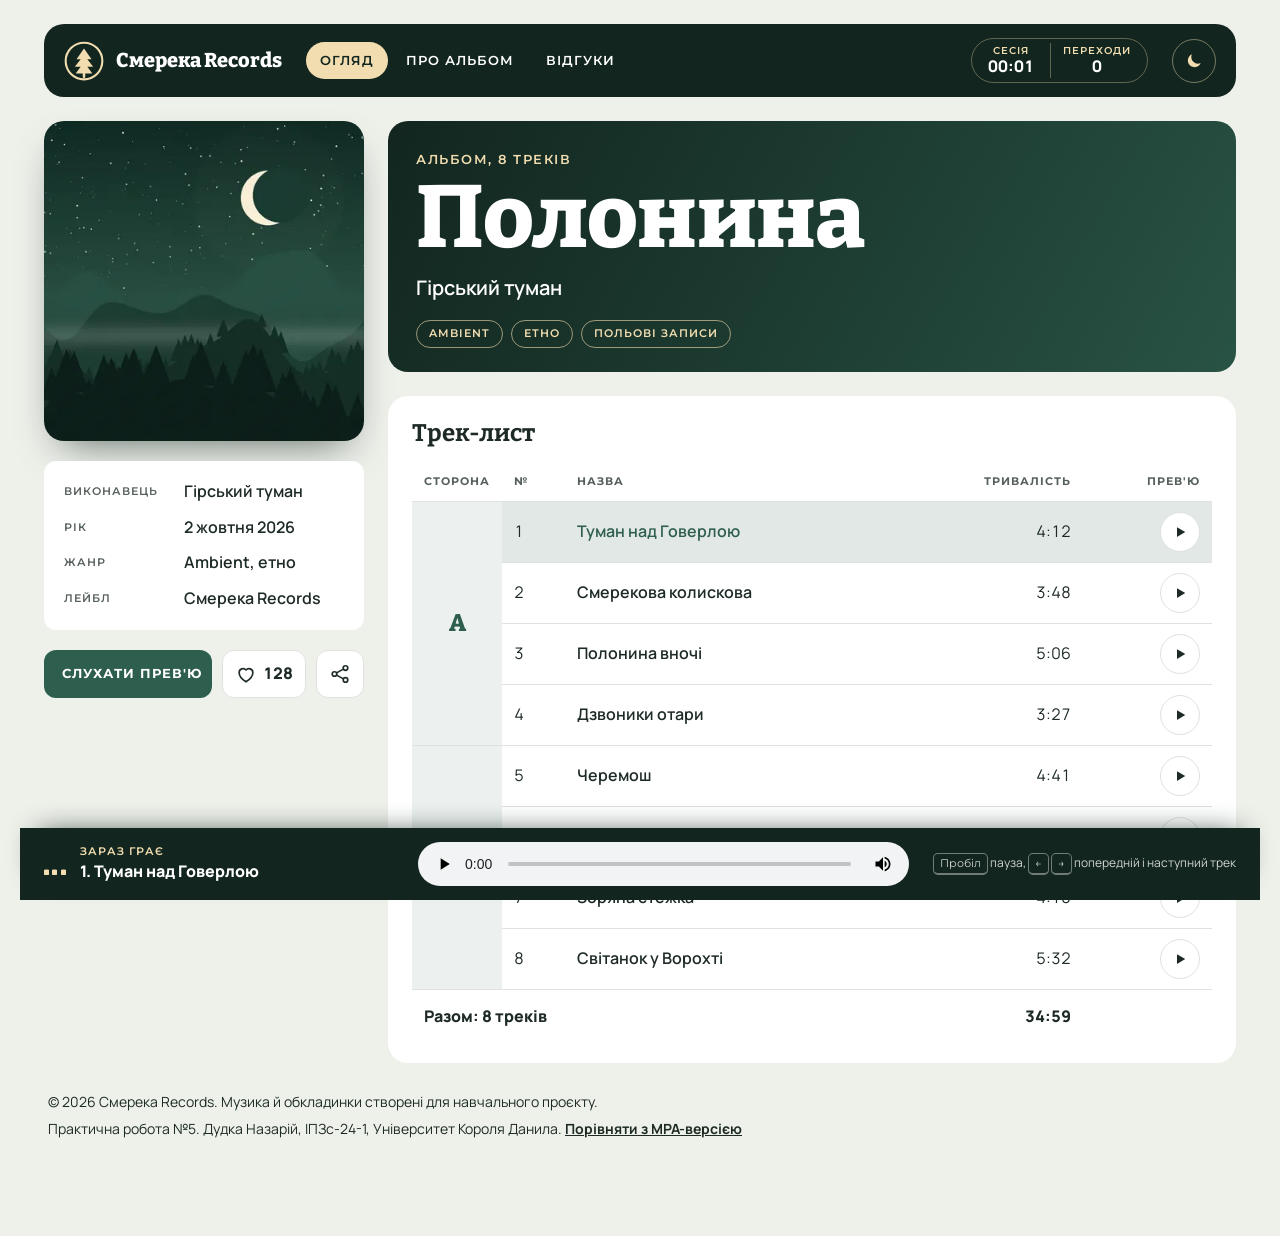
<file: index.html>
<!DOCTYPE html>
<html lang="uk">
<head>
  <meta charset="utf-8">
  <meta name="viewport" content="width=device-width, initial-scale=1">
  <meta name="author" content="Дудка Назарій, ІПЗс-24-1">
  <meta name="description" content="Сторінка альбому «Полонина» гурту «Гірський туман»: трек-лист, прев'ю треків і інші релізи лейблу.">
  <title>Огляд — «Полонина» | Практична робота №5</title>
  <link rel="preconnect" href="https://fonts.googleapis.com">
  <link rel="preconnect" href="https://fonts.gstatic.com" crossorigin>
  <link rel="stylesheet" href="https://fonts.googleapis.com/css2?family=Manrope:wght@400;600;800&amp;family=Montserrat:wght@600;700&amp;display=swap">
  <link rel="stylesheet" href="style.css">
  <!-- defer: скрипт завантажується паралельно з розбором HTML і виконується після побудови DOM -->
  <script src="app.js" defer></script>
</head>
<body>
  <div class="page">

    <!-- ===== HEADER ===== -->
    <header class="site-header">
      <a class="brand" href="#catalog">
        <svg class="brand__logo" viewBox="0 0 48 48" width="40" height="40" aria-hidden="true" focusable="false">
          <circle cx="24" cy="24" r="22" fill="none" stroke="currentColor" stroke-width="2.5"/>
          <path d="M24 9 15 22h5l-7 9h7l-6 8h20l-6-8h7l-7-9h5Z" fill="currentColor"/>
          <path d="M24 39v4" stroke="currentColor" stroke-width="3" stroke-linecap="round"/>
        </svg>
        <span class="brand__name">Смерека Records</span>
      </a>
      <nav class="site-nav" aria-label="Розділи застосунку">
        <ul class="site-nav__list">
          <li><a class="site-nav__link is-active" href="#catalog" aria-current="page">Огляд</a></li>
          <li><a class="site-nav__link" href="#about">Про альбом</a></li>
          <li><a class="site-nav__link" href="#feedback">Відгуки</a></li>
        </ul>
      </nav>
      <div class="session" role="group" aria-label="Монітор стану сесії">
        <p class="session__item"><span class="session__label">Сесія</span> <time class="session__value" data-part="session-time" datetime="PT0S">00:00</time></p>
        <p class="session__item"><span class="session__label">Переходи</span> <span class="session__value" data-part="route-count">0</span></p>
      </div>
      <button class="theme-toggle" type="button" data-action="theme" aria-pressed="false" aria-label="Увімкнути темну тему">
        <svg class="theme-toggle__moon" viewBox="0 0 24 24" width="20" height="20" aria-hidden="true" focusable="false"><path d="M20 14.5A8 8 0 0 1 9.5 4a8 8 0 1 0 10.5 10.5Z" fill="currentColor"/></svg>
        <svg class="theme-toggle__sun" viewBox="0 0 24 24" width="20" height="20" aria-hidden="true" focusable="false"><circle cx="12" cy="12" r="4.5" fill="currentColor"/><path d="M12 2v2.5M12 19.5V22M2 12h2.5M19.5 12H22M4.9 4.9l1.8 1.8M17.3 17.3l1.8 1.8M4.9 19.1l1.8-1.8M17.3 6.7l1.8-1.8" stroke="currentColor" stroke-width="2" stroke-linecap="round"/></svg>
      </button>
    </header>

    <!-- ===== SIDEBAR ===== -->
    <aside class="sidebar" aria-label="Інформація про реліз">
      <picture class="sidebar__cover">
        <source type="image/webp"
                srcset="polonyna-400.webp 400w, polonyna-800.webp 800w, polonyna-1200.webp 1200w"
                sizes="(max-width: 860px) min(100vw - 32px, 360px), 320px">
        <img class="sidebar__img" src="polonyna-800.jpg" width="800" height="800"
             alt="Обкладинка альбому: нічні Карпати, ряди гірських хребтів зі смереками, туман у долині й місяць над вершинами"
             fetchpriority="high" decoding="async">
      </picture>

      <dl class="meta">
        <div class="meta__row"><dt>Виконавець</dt><dd>Гірський туман</dd></div>
        <div class="meta__row"><dt>Рік</dt><dd><time datetime="2026-10-02">2 жовтня 2026</time></dd></div>
        <div class="meta__row"><dt>Жанр</dt><dd>Ambient, етно</dd></div>
        <div class="meta__row"><dt>Лейбл</dt><dd>Смерека Records</dd></div>
      </dl>

      <div class="actions">
        <button class="btn btn--primary" type="button" data-action="play-all">
          <svg class="btn__icon" viewBox="0 0 24 24" width="20" height="20" aria-hidden="true" focusable="false"><path d="M8 5.5v13l11-6.5Z" fill="currentColor"/></svg>
          Слухати прев'ю
        </button>
        <button class="btn btn--like" type="button" data-action="like" aria-pressed="false">
          <svg class="like__icon" viewBox="0 0 24 24" width="22" height="22" aria-hidden="true" focusable="false"><path d="M12 20.5s-7.5-4.6-7.5-10.2A4.3 4.3 0 0 1 12 7.6a4.3 4.3 0 0 1 7.5 2.7c0 5.6-7.5 10.2-7.5 10.2Z" fill="none" stroke="currentColor" stroke-width="1.8" stroke-linejoin="round"/></svg>
          <span class="visually-hidden">Подобається, вподобань:</span>
          <span class="like__count" data-part="like-count">128</span>
        </button>
        <button class="btn btn--icon" type="button" data-action="share" aria-haspopup="dialog" aria-controls="share-modal" aria-label="Поділитися посиланням на альбом">
          <svg viewBox="0 0 24 24" width="22" height="22" aria-hidden="true" focusable="false"><circle cx="18" cy="5.5" r="2.5" fill="none" stroke="currentColor" stroke-width="1.8"/><circle cx="6" cy="12" r="2.5" fill="none" stroke="currentColor" stroke-width="1.8"/><circle cx="18" cy="18.5" r="2.5" fill="none" stroke="currentColor" stroke-width="1.8"/><path d="m8.3 10.8 7.4-4.1M8.3 13.2l7.4 4.1" stroke="currentColor" stroke-width="1.8"/></svg>
        </button>
      </div>
      <p class="sidebar__status" role="status" data-part="action-status"></p>
    </aside>

    <!-- ===== MAIN ===== -->
    <main class="content">
      <section class="hero" aria-labelledby="album-title">
        <p class="hero__type">Альбом, 8 треків</p>
        <h1 class="hero__title" id="album-title">Полонина</h1>
        <p class="hero__artist">Гірський туман</p>
        <ul class="tags" aria-label="Жанри">
          <li class="tag">Ambient</li>
          <li class="tag">Етно</li>
          <li class="tag">Польові записи</li>
        </ul>
      </section>

      <div class="views" data-part="views">

      <!-- ===== РОЗДІЛ 1: ОГЛЯД (#catalog) ===== -->
      <section class="view panel" id="catalog" aria-labelledby="tracklist-title">
        <h2 class="panel__title" id="tracklist-title" tabindex="-1">Трек-лист</h2>
        <div class="table-wrap">
          <table class="tracks">
            <caption class="visually-hidden">Трек-лист альбому «Полонина»: дві сторони по чотири треки, тривалість і кнопка прев'ю</caption>
            <thead>
              <tr>
                <th scope="col" class="tracks__side-col"><span class="th-long">Сторона</span><span class="th-short" aria-hidden="true">Ст.</span></th>
                <th scope="col">№</th>
                <th scope="col">Назва</th>
                <th scope="col" class="tracks__num"><span class="th-long">Тривалість</span><span class="th-short" aria-hidden="true">Час</span></th>
                <th scope="col" class="tracks__num"><span class="th-long">Прев'ю</span></th>
              </tr>
            </thead>
            <tbody>
              <tr data-track="0">
                <th scope="rowgroup" rowspan="4" class="tracks__side"><span>A</span></th>
                <td>1</td>
                <td class="tracks__name">Туман над Говерлою</td>
                <td class="tracks__num"><time datetime="PT4M12S">4:12</time></td>
                <td class="tracks__num"><button class="play" type="button" aria-label="Слухати прев'ю: Туман над Говерлою"><svg viewBox="0 0 24 24" width="18" height="18" aria-hidden="true" focusable="false"><path d="M8 5.5v13l11-6.5Z" fill="currentColor"/></svg></button></td>
              </tr>
              <tr data-track="1">
                <td>2</td>
                <td class="tracks__name">Смерекова колискова</td>
                <td class="tracks__num"><time datetime="PT3M48S">3:48</time></td>
                <td class="tracks__num"><button class="play" type="button" aria-label="Слухати прев'ю: Смерекова колискова"><svg viewBox="0 0 24 24" width="18" height="18" aria-hidden="true" focusable="false"><path d="M8 5.5v13l11-6.5Z" fill="currentColor"/></svg></button></td>
              </tr>
              <tr data-track="2">
                <td>3</td>
                <td class="tracks__name">Полонина вночі</td>
                <td class="tracks__num"><time datetime="PT5M6S">5:06</time></td>
                <td class="tracks__num"><button class="play" type="button" aria-label="Слухати прев'ю: Полонина вночі"><svg viewBox="0 0 24 24" width="18" height="18" aria-hidden="true" focusable="false"><path d="M8 5.5v13l11-6.5Z" fill="currentColor"/></svg></button></td>
              </tr>
              <tr data-track="3">
                <td>4</td>
                <td class="tracks__name">Дзвоники отари</td>
                <td class="tracks__num"><time datetime="PT3M27S">3:27</time></td>
                <td class="tracks__num"><button class="play" type="button" aria-label="Слухати прев'ю: Дзвоники отари"><svg viewBox="0 0 24 24" width="18" height="18" aria-hidden="true" focusable="false"><path d="M8 5.5v13l11-6.5Z" fill="currentColor"/></svg></button></td>
              </tr>
            </tbody>
            <tbody>
              <tr data-track="4">
                <th scope="rowgroup" rowspan="4" class="tracks__side"><span>B</span></th>
                <td>5</td>
                <td class="tracks__name">Черемош</td>
                <td class="tracks__num"><time datetime="PT4M41S">4:41</time></td>
                <td class="tracks__num"><button class="play" type="button" aria-label="Слухати прев'ю: Черемош"><svg viewBox="0 0 24 24" width="18" height="18" aria-hidden="true" focusable="false"><path d="M8 5.5v13l11-6.5Z" fill="currentColor"/></svg></button></td>
              </tr>
              <tr data-track="5">
                <td>6</td>
                <td class="tracks__name">Ватра</td>
                <td class="tracks__num"><time datetime="PT3M55S">3:55</time></td>
                <td class="tracks__num"><button class="play" type="button" aria-label="Слухати прев'ю: Ватра"><svg viewBox="0 0 24 24" width="18" height="18" aria-hidden="true" focusable="false"><path d="M8 5.5v13l11-6.5Z" fill="currentColor"/></svg></button></td>
              </tr>
              <tr data-track="6">
                <td>7</td>
                <td class="tracks__name">Зоряна стежка</td>
                <td class="tracks__num"><time datetime="PT4M18S">4:18</time></td>
                <td class="tracks__num"><button class="play" type="button" aria-label="Слухати прев'ю: Зоряна стежка"><svg viewBox="0 0 24 24" width="18" height="18" aria-hidden="true" focusable="false"><path d="M8 5.5v13l11-6.5Z" fill="currentColor"/></svg></button></td>
              </tr>
              <tr data-track="7">
                <td>8</td>
                <td class="tracks__name">Світанок у Ворохті</td>
                <td class="tracks__num"><time datetime="PT5M32S">5:32</time></td>
                <td class="tracks__num"><button class="play" type="button" aria-label="Слухати прев'ю: Світанок у Ворохті"><svg viewBox="0 0 24 24" width="18" height="18" aria-hidden="true" focusable="false"><path d="M8 5.5v13l11-6.5Z" fill="currentColor"/></svg></button></td>
              </tr>
            </tbody>
            <tfoot>
              <tr>
                <th scope="row" colspan="3">Разом: 8 треків</th>
                <td class="tracks__num"><time datetime="PT34M59S">34:59</time></td>
                <td></td>
              </tr>
            </tfoot>
          </table>
        </div>
      </section>

      <!-- ===== РОЗДІЛ 2: ПРО АЛЬБОМ (#about) ===== -->
      <section class="view is-hidden" id="about" aria-labelledby="about-title">
      <div class="panel">
        <h2 class="panel__title" id="about-title" tabindex="-1">Про альбом</h2>
        <p class="panel__text">«Полонина» — нічна подорож Карпатами: від туману над Говерлою до світанку у Ворохті. Синтезаторні пади записано разом із польовими записами вітру й дзвоників отари. Сторона A звучить тихіше й повільніше, сторона B світлішає ближче до ранку.</p>

        <h3 class="spec__title">Специфікація релізу</h3>
        <dl class="spec">
          <div class="spec__row"><dt>Формат</dt><dd>Цифровий альбом, 2 сторони</dd></div>
          <div class="spec__row"><dt>Треків</dt><dd>8</dd></div>
          <div class="spec__row"><dt>Тривалість</dt><dd><time datetime="PT34M59S">34:59</time></dd></div>
          <div class="spec__row"><dt>Дата виходу</dt><dd><time datetime="2026-10-02">2 жовтня 2026</time></dd></div>
          <div class="spec__row"><dt>Каталожний номер</dt><dd>SMR-014</dd></div>
          <div class="spec__row"><dt>Прев'ю на сторінці</dt><dd>Opus 40 кбіт/с, MP3 56 кбіт/с, 8 фрагментів по 10 с</dd></div>
        </dl>
      </div>

      <section class="panel" aria-labelledby="releases-title">
        <h2 class="panel__title" id="releases-title">Інші релізи лейблу</h2>
        <ul class="releases">
          <li class="release release--featured">
            <img class="release__img" src="vatra-400.webp" srcset="vatra-400.webp 400w, vatra-800.webp 800w"
                 sizes="(max-width: 560px) 100vw, 400px" width="400" height="400" loading="lazy" decoding="async"
                 alt="Обкладинка «Ватра»: темні гори під бордовим небом, зорі й місяць">
            <div class="release__body">
              <h3 class="release__title">Ватра</h3>
              <p class="release__meta">Гірський туман, сингл, 2025</p>
            </div>
          </li>
          <li class="release">
            <img class="release__img" src="svitanok-400.webp" srcset="svitanok-400.webp 400w, svitanok-800.webp 800w"
                 sizes="(max-width: 560px) 50vw, 200px" width="400" height="400" loading="lazy" decoding="async"
                 alt="Обкладинка «Світанок»: теплі персикові хребти на світлому небі">
            <div class="release__body">
              <h3 class="release__title">Світанок</h3>
              <p class="release__meta">Ліс і Луна, EP, 2025</p>
            </div>
          </li>
          <li class="release">
            <img class="release__img" src="dosch-400.webp" srcset="dosch-400.webp 400w, dosch-800.webp 800w"
                 sizes="(max-width: 560px) 50vw, 200px" width="400" height="400" loading="lazy" decoding="async"
                 alt="Обкладинка «Дощ»: сірі гори в серпанку під хмарним небом">
            <div class="release__body">
              <h3 class="release__title">Дощ</h3>
              <p class="release__meta">Чорногора, альбом, 2024</p>
            </div>
          </li>
          <li class="release">
            <img class="release__img" src="snih-400.webp" srcset="snih-400.webp 400w, snih-800.webp 800w"
                 sizes="(max-width: 560px) 50vw, 200px" width="400" height="400" loading="lazy" decoding="async"
                 alt="Обкладинка «Сніг»: блакитні засніжені хребти й місяць">
            <div class="release__body">
              <h3 class="release__title">Сніг</h3>
              <p class="release__meta">Гірський туман, альбом, 2024</p>
            </div>
          </li>
          <li class="release">
            <img class="release__img" src="polonyna-400.webp" srcset="polonyna-400.webp 400w, polonyna-800.webp 800w"
                 sizes="(max-width: 560px) 50vw, 200px" width="400" height="400" loading="lazy" decoding="async"
                 alt="Обкладинка «Полонина. Ремікси»: нічні зелені хребти зі смереками">
            <div class="release__body">
              <h3 class="release__title">Полонина. Ремікси</h3>
              <p class="release__meta">різні виконавці, 2026</p>
            </div>
          </li>
        </ul>
      </section>
      </section>

      <!-- ===== РОЗДІЛ 3: ВІДГУКИ (#feedback) ===== -->
      <section class="view panel reviews is-hidden" id="feedback" aria-labelledby="reviews-title">
        <div class="reviews__head">
          <h2 class="panel__title" id="reviews-title" tabindex="-1">Відгуки слухачів</h2>
          <p class="reviews__summary" aria-live="polite">
            <span data-part="reviews-count">2 відгуки</span>, середня оцінка <span data-part="reviews-avg">4,5</span> з 5
          </p>
        </div>

        <ol class="reviews__list" data-part="reviews-list">
          <li class="review" data-rating="5">
            <article class="review__card">
              <header class="review__head">
                <h3 class="review__name">Олеся</h3>
                <p class="review__stars"><span class="visually-hidden">Оцінка 5 з 5</span><span aria-hidden="true">★★★★★</span></p>
              </header>
              <p class="review__text">«Полонина вночі» звучить так, ніби стоїш на хребті й чуєш вітер. Слухаю перед сном.</p>
              <p class="review__date"><time datetime="2026-10-05">5 жовтня 2026</time></p>
            </article>
          </li>
          <li class="review" data-rating="4">
            <article class="review__card">
              <header class="review__head">
                <h3 class="review__name">Тарас</h3>
                <p class="review__stars"><span class="visually-hidden">Оцінка 4 з 5</span><span aria-hidden="true">★★★★☆</span></p>
              </header>
              <p class="review__text">Сторона B світліша, «Світанок у Ворохті» найкращий трек. Хотілося б довшу версію «Ватри».</p>
              <p class="review__date"><time datetime="2026-10-11">11 жовтня 2026</time></p>
            </article>
          </li>
        </ol>

        <form class="review-form" data-part="review-form" action="#" method="post" novalidate>
          <h3 class="review-form__title">Залишити відгук</h3>

          <div class="review-form__row">
            <div class="field">
              <label class="field__label" for="review-name">Ваше ім'я</label>
              <input class="field__input" type="text" id="review-name" name="name" autocomplete="given-name"
                     required minlength="2" maxlength="40" aria-describedby="review-name-error">
              <p class="field__error" id="review-name-error" data-error-for="review-name"></p>
            </div>

            <fieldset class="rating">
              <legend class="field__label">Оцінка</legend>
              <div class="rating__stars" data-part="rating-stars">
                <input class="rating__input" type="radio" id="rate-1" name="rating" value="1" required>
                <label class="rating__star" for="rate-1" data-value="1"><span class="visually-hidden">1 з 5</span></label>
                <input class="rating__input" type="radio" id="rate-2" name="rating" value="2">
                <label class="rating__star" for="rate-2" data-value="2"><span class="visually-hidden">2 з 5</span></label>
                <input class="rating__input" type="radio" id="rate-3" name="rating" value="3">
                <label class="rating__star" for="rate-3" data-value="3"><span class="visually-hidden">3 з 5</span></label>
                <input class="rating__input" type="radio" id="rate-4" name="rating" value="4">
                <label class="rating__star" for="rate-4" data-value="4"><span class="visually-hidden">4 з 5</span></label>
                <input class="rating__input" type="radio" id="rate-5" name="rating" value="5">
                <label class="rating__star" for="rate-5" data-value="5"><span class="visually-hidden">5 з 5</span></label>
              </div>
              <p class="field__error" data-error-for="rating"></p>
            </fieldset>
          </div>

          <div class="field">
            <label class="field__label" for="review-text">Відгук</label>
            <textarea class="field__input field__input--area" id="review-text" name="text" rows="4"
                      required minlength="10" maxlength="300" aria-describedby="review-text-counter review-text-error"></textarea>
            <div class="field__meta">
              <p class="field__error" id="review-text-error" data-error-for="review-text"></p>
              <p class="field__counter" id="review-text-counter" data-part="text-counter">0 / 300</p>
            </div>
          </div>

          <div class="review-form__actions">
            <button class="btn btn--primary" type="submit">Надіслати відгук</button>
            <p class="review-form__status" role="status" data-part="form-status"></p>
          </div>
        </form>
      </section>
      </div>

    </main>

    <!-- ===== FOOTER ===== -->
    <footer class="site-footer">
      <p>© 2026 Смерека Records. Музика й обкладинки створені для навчального проєкту.</p>
      <p>Практична робота №5. Дудка Назарій, ІПЗс-24-1, Університет Короля Данила. <a href="mpa/catalog.html">Порівняти з MPA-версією</a></p>
    </footer>

    <!-- ===== GLOBAL PLAYER ===== -->
    <section class="player" aria-label="Аудіоплеєр">
      <div class="player__now">
        <span class="eq" aria-hidden="true"><span></span><span></span><span></span></span>
        <p class="player__track">
          <span class="player__label">Зараз грає</span>
          <span class="player__title" data-part="now-title">1. Туман над Говерлою</span>
        </p>
      </div>
      <audio class="player__audio" controls preload="metadata" data-part="audio">
        <source src="polonyna-sampler.ogg" type="audio/ogg; codecs=opus">
        <source src="polonyna-sampler.mp3" type="audio/mpeg">
        Ваш браузер не підтримує аудіо. <a href="polonyna-sampler.mp3">Завантажте прев'ю у форматі MP3</a>.
      </audio>
      <p class="player__hint"><kbd>Пробіл</kbd> пауза, <kbd>←</kbd> <kbd>→</kbd> попередній і наступний трек</p>
    </section>
  </div>

  <button class="to-top" type="button" data-action="to-top" aria-label="Повернутися на початок сторінки">
    <svg viewBox="0 0 24 24" width="22" height="22" aria-hidden="true" focusable="false"><path d="M12 19V5M5 12l7-7 7 7" fill="none" stroke="currentColor" stroke-width="2" stroke-linecap="round" stroke-linejoin="round"/></svg>
  </button>

  <!-- ===== МОДАЛЬНЕ ВІКНО «ПОДІЛИТИСЯ» ===== -->
  <div class="modal" id="share-modal" data-part="share-modal">
    <div class="modal__backdrop" data-action="close-modal"></div>
    <div class="modal__box" role="dialog" aria-modal="true" aria-labelledby="share-title">
      <div class="modal__head">
        <h2 class="modal__title" id="share-title">Поділитися альбомом</h2>
        <button class="modal__close" type="button" data-action="close-modal" aria-label="Закрити вікно">
          <svg viewBox="0 0 24 24" width="20" height="20" aria-hidden="true" focusable="false"><path d="M6 6l12 12M18 6 6 18" stroke="currentColor" stroke-width="2" stroke-linecap="round"/></svg>
        </button>
      </div>
      <label class="field__label" for="share-url">Посилання на сторінку</label>
      <div class="share__row">
        <input class="field__input" type="url" id="share-url" readonly data-part="share-url">
        <button class="btn btn--primary" type="button" data-action="copy-link">Копіювати</button>
      </div>
      <ul class="share__links">
        <li><a class="share__link" data-share="telegram" href="https://t.me/share/url" target="_blank" rel="noopener">Telegram</a></li>
        <li><a class="share__link" data-share="facebook" href="https://www.facebook.com/sharer/sharer.php" target="_blank" rel="noopener">Facebook</a></li>
        <li><a class="share__link" data-share="x" href="https://x.com/intent/post" target="_blank" rel="noopener">X</a></li>
        <li><button class="share__link" type="button" data-action="native-share">Інші застосунки</button></li>
      </ul>
      <p class="modal__status" role="status" data-part="modal-status"></p>
    </div>
  </div>
</body>
</html>
</file>
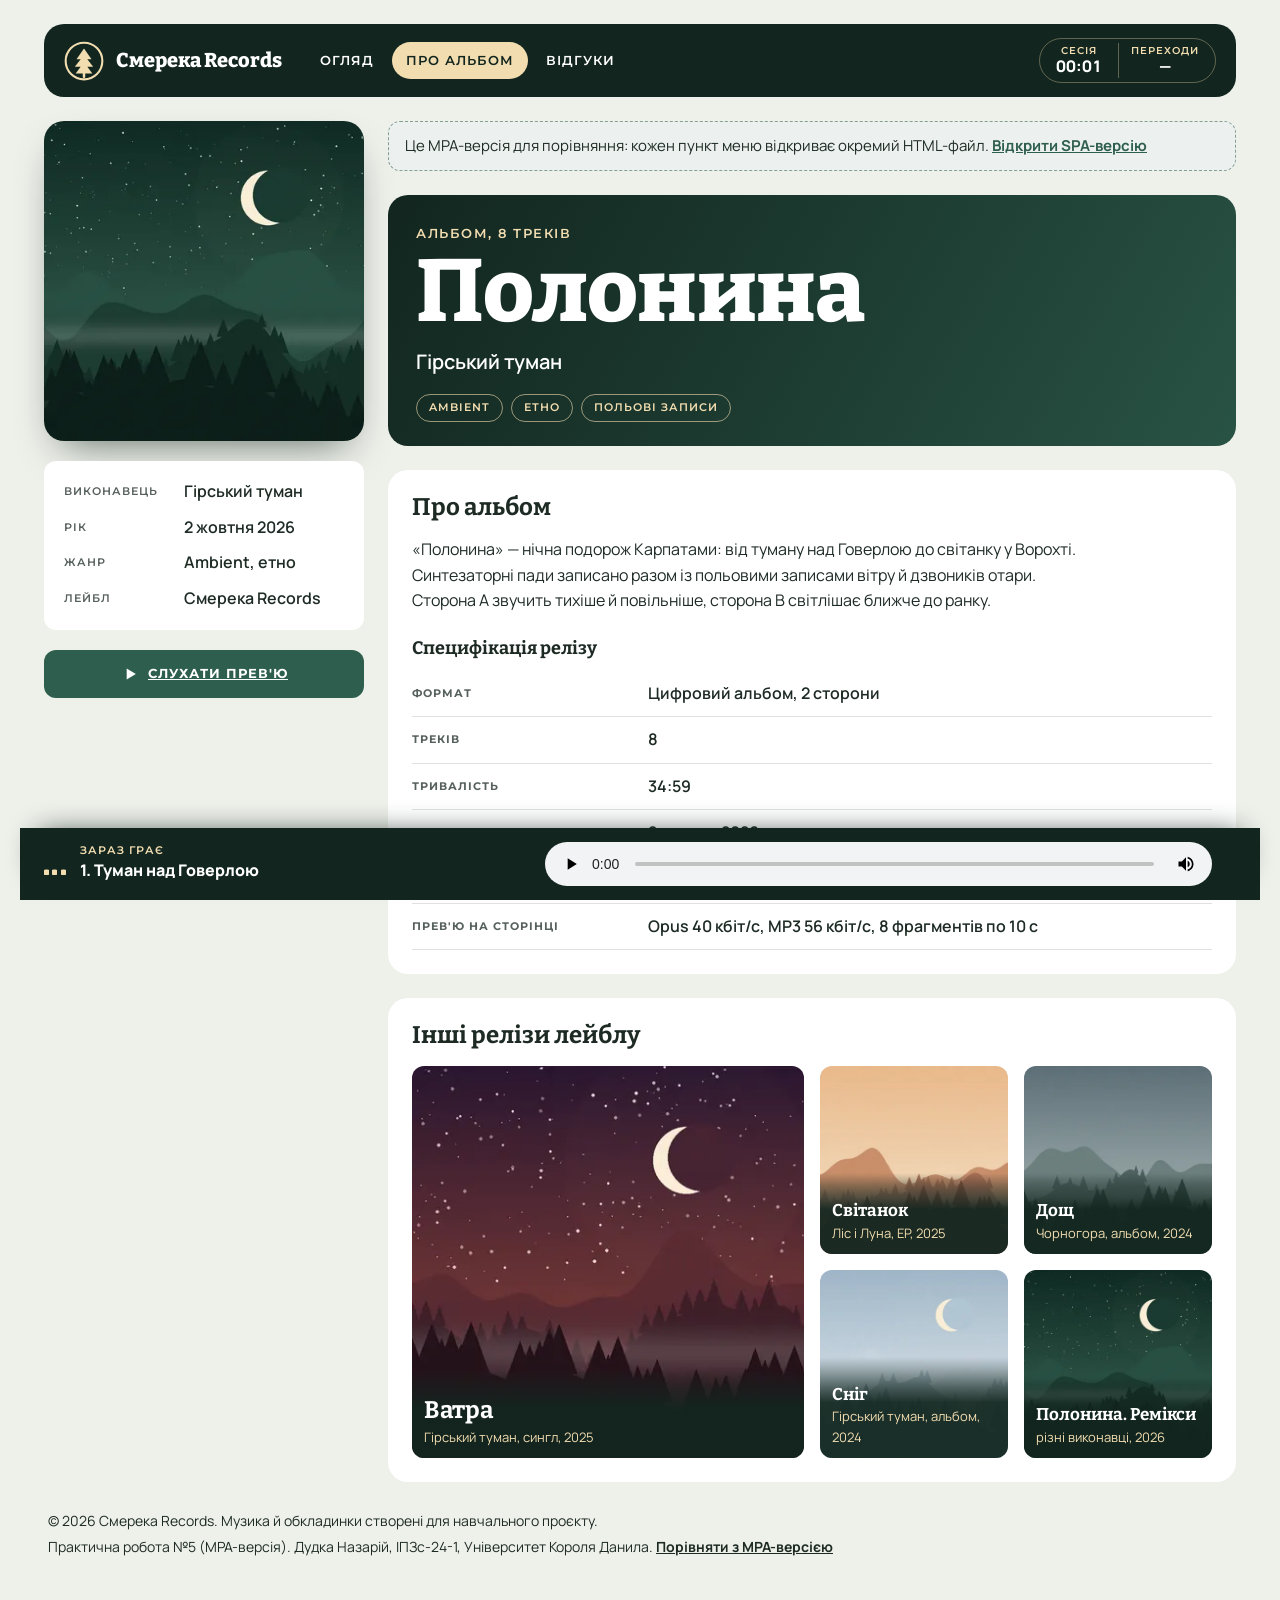
<file: mpa/about.html>
<!DOCTYPE html>
<html lang="uk">
<head>
  <meta charset="utf-8">
  <meta name="viewport" content="width=device-width, initial-scale=1">
  <meta name="author" content="Дудка Назарій, ІПЗс-24-1">
  <meta name="description" content="Сторінка альбому «Полонина» гурту «Гірський туман»: трек-лист, прев'ю треків і інші релізи лейблу.">
  <title>Про альбом — «Полонина» (MPA) | Практична робота №5</title>
  <link rel="preconnect" href="https://fonts.googleapis.com">
  <link rel="preconnect" href="https://fonts.gstatic.com" crossorigin>
  <link rel="stylesheet" href="https://fonts.googleapis.com/css2?family=Manrope:wght@400;600;800&amp;family=Montserrat:wght@600;700&amp;display=swap">
  <link rel="stylesheet" href="../style.css">
  <!-- MPA: лише таймер сесії, який обнуляється на кожній новій сторінці -->
  <script src="mpa.js" defer></script>
</head>
<body>
  <div class="page">

    <!-- ===== HEADER ===== -->
    <header class="site-header">
      <a class="brand" href="catalog.html">
        <svg class="brand__logo" viewBox="0 0 48 48" width="40" height="40" aria-hidden="true" focusable="false">
          <circle cx="24" cy="24" r="22" fill="none" stroke="currentColor" stroke-width="2.5"/>
          <path d="M24 9 15 22h5l-7 9h7l-6 8h20l-6-8h7l-7-9h5Z" fill="currentColor"/>
          <path d="M24 39v4" stroke="currentColor" stroke-width="3" stroke-linecap="round"/>
        </svg>
        <span class="brand__name">Смерека Records</span>
      </a>
      <nav class="site-nav" aria-label="Сторінки сайту">
        <ul class="site-nav__list">
          <li><a class="site-nav__link" href="catalog.html">Огляд</a></li>
          <li><a class="site-nav__link is-active" aria-current="page" href="about.html">Про альбом</a></li>
          <li><a class="site-nav__link" href="feedback.html">Відгуки</a></li>
        </ul>
      </nav>
      <div class="session" role="group" aria-label="Монітор стану сесії">
        <p class="session__item"><span class="session__label">Сесія</span> <time class="session__value" data-part="session-time" datetime="PT0S">00:00</time></p>
        <p class="session__item"><span class="session__label">Переходи</span> <span class="session__value" data-part="route-count">—</span></p>
      </div>
    </header>

    <!-- ===== SIDEBAR ===== -->
    <aside class="sidebar" aria-label="Інформація про реліз">
      <picture class="sidebar__cover">
        <source type="image/webp"
                srcset="../polonyna-400.webp 400w, ../polonyna-800.webp 800w, ../polonyna-1200.webp 1200w"
                sizes="(max-width: 860px) min(100vw - 32px, 360px), 320px">
        <img class="sidebar__img" src="../polonyna-800.jpg" width="800" height="800"
             alt="Обкладинка альбому: нічні Карпати, ряди гірських хребтів зі смереками, туман у долині й місяць над вершинами"
             fetchpriority="high" decoding="async">
      </picture>

      <dl class="meta">
        <div class="meta__row"><dt>Виконавець</dt><dd>Гірський туман</dd></div>
        <div class="meta__row"><dt>Рік</dt><dd><time datetime="2026-10-02">2 жовтня 2026</time></dd></div>
        <div class="meta__row"><dt>Жанр</dt><dd>Ambient, етно</dd></div>
        <div class="meta__row"><dt>Лейбл</dt><dd>Смерека Records</dd></div>
      </dl>

      <div class="actions actions--mpa">
        <a class="btn btn--primary" href="#player">
          <svg class="btn__icon" viewBox="0 0 24 24" width="20" height="20" aria-hidden="true" focusable="false"><path d="M8 5.5v13l11-6.5Z" fill="currentColor"/></svg>
          Слухати прев'ю
        </a>
      </div>
      <p class="sidebar__status" role="status" data-part="action-status"></p>
    </aside>

    <!-- ===== MAIN ===== -->
    <main class="content">
      <p class="mpa-note">Це MPA-версія для порівняння: кожен пункт меню відкриває окремий HTML-файл. <a href="../index.html#about">Відкрити SPA-версію</a></p>
      <section class="hero" aria-labelledby="album-title">
        <p class="hero__type">Альбом, 8 треків</p>
        <h1 class="hero__title" id="album-title">Полонина</h1>
        <p class="hero__artist">Гірський туман</p>
        <ul class="tags" aria-label="Жанри">
          <li class="tag">Ambient</li>
          <li class="tag">Етно</li>
          <li class="tag">Польові записи</li>
        </ul>
      </section>

      <section class="view" id="about" aria-labelledby="about-title">
      <div class="panel">
        <h2 class="panel__title" id="about-title">Про альбом</h2>
        <p class="panel__text">«Полонина» — нічна подорож Карпатами: від туману над Говерлою до світанку у Ворохті. Синтезаторні пади записано разом із польовими записами вітру й дзвоників отари. Сторона A звучить тихіше й повільніше, сторона B світлішає ближче до ранку.</p>

        <h3 class="spec__title">Специфікація релізу</h3>
        <dl class="spec">
          <div class="spec__row"><dt>Формат</dt><dd>Цифровий альбом, 2 сторони</dd></div>
          <div class="spec__row"><dt>Треків</dt><dd>8</dd></div>
          <div class="spec__row"><dt>Тривалість</dt><dd><time datetime="PT34M59S">34:59</time></dd></div>
          <div class="spec__row"><dt>Дата виходу</dt><dd><time datetime="2026-10-02">2 жовтня 2026</time></dd></div>
          <div class="spec__row"><dt>Каталожний номер</dt><dd>SMR-014</dd></div>
          <div class="spec__row"><dt>Прев'ю на сторінці</dt><dd>Opus 40 кбіт/с, MP3 56 кбіт/с, 8 фрагментів по 10 с</dd></div>
        </dl>
      </div>

      <section class="panel" aria-labelledby="releases-title">
        <h2 class="panel__title" id="releases-title">Інші релізи лейблу</h2>
        <ul class="releases">
          <li class="release release--featured">
            <img class="release__img" src="../vatra-400.webp" srcset="../vatra-400.webp 400w, ../vatra-800.webp 800w"
                 sizes="(max-width: 560px) 100vw, 400px" width="400" height="400" loading="lazy" decoding="async"
                 alt="Обкладинка «Ватра»: темні гори під бордовим небом, зорі й місяць">
            <div class="release__body">
              <h3 class="release__title">Ватра</h3>
              <p class="release__meta">Гірський туман, сингл, 2025</p>
            </div>
          </li>
          <li class="release">
            <img class="release__img" src="../svitanok-400.webp" srcset="../svitanok-400.webp 400w, ../svitanok-800.webp 800w"
                 sizes="(max-width: 560px) 50vw, 200px" width="400" height="400" loading="lazy" decoding="async"
                 alt="Обкладинка «Світанок»: теплі персикові хребти на світлому небі">
            <div class="release__body">
              <h3 class="release__title">Світанок</h3>
              <p class="release__meta">Ліс і Луна, EP, 2025</p>
            </div>
          </li>
          <li class="release">
            <img class="release__img" src="../dosch-400.webp" srcset="../dosch-400.webp 400w, ../dosch-800.webp 800w"
                 sizes="(max-width: 560px) 50vw, 200px" width="400" height="400" loading="lazy" decoding="async"
                 alt="Обкладинка «Дощ»: сірі гори в серпанку під хмарним небом">
            <div class="release__body">
              <h3 class="release__title">Дощ</h3>
              <p class="release__meta">Чорногора, альбом, 2024</p>
            </div>
          </li>
          <li class="release">
            <img class="release__img" src="../snih-400.webp" srcset="../snih-400.webp 400w, ../snih-800.webp 800w"
                 sizes="(max-width: 560px) 50vw, 200px" width="400" height="400" loading="lazy" decoding="async"
                 alt="Обкладинка «Сніг»: блакитні засніжені хребти й місяць">
            <div class="release__body">
              <h3 class="release__title">Сніг</h3>
              <p class="release__meta">Гірський туман, альбом, 2024</p>
            </div>
          </li>
          <li class="release">
            <img class="release__img" src="../polonyna-400.webp" srcset="../polonyna-400.webp 400w, ../polonyna-800.webp 800w"
                 sizes="(max-width: 560px) 50vw, 200px" width="400" height="400" loading="lazy" decoding="async"
                 alt="Обкладинка «Полонина. Ремікси»: нічні зелені хребти зі смереками">
            <div class="release__body">
              <h3 class="release__title">Полонина. Ремікси</h3>
              <p class="release__meta">різні виконавці, 2026</p>
            </div>
          </li>
        </ul>
      </section>
      </section>
    </main>

    <!-- ===== FOOTER ===== -->
    <footer class="site-footer">
      <p>© 2026 Смерека Records. Музика й обкладинки створені для навчального проєкту.</p>
      <p>Практична робота №5 (MPA-версія). Дудка Назарій, ІПЗс-24-1, Університет Короля Данила. <a href="mpa/catalog.html">Порівняти з MPA-версією</a></p>
    </footer>

    <!-- ===== GLOBAL PLAYER ===== -->
    <section class="player" id="player" aria-label="Аудіоплеєр">
      <div class="player__now">
        <span class="eq" aria-hidden="true"><span></span><span></span><span></span></span>
        <p class="player__track">
          <span class="player__label">Зараз грає</span>
          <span class="player__title" data-part="now-title">1. Туман над Говерлою</span>
        </p>
      </div>
      <audio class="player__audio" controls preload="metadata" data-part="audio">
        <source src="../polonyna-sampler.ogg" type="audio/ogg; codecs=opus">
        <source src="../polonyna-sampler.mp3" type="audio/mpeg">
        Ваш браузер не підтримує аудіо. <a href="../polonyna-sampler.mp3">Завантажте прев'ю у форматі MP3</a>.
      </audio>
    </section>
  </div>

</body>
</html>
</file>
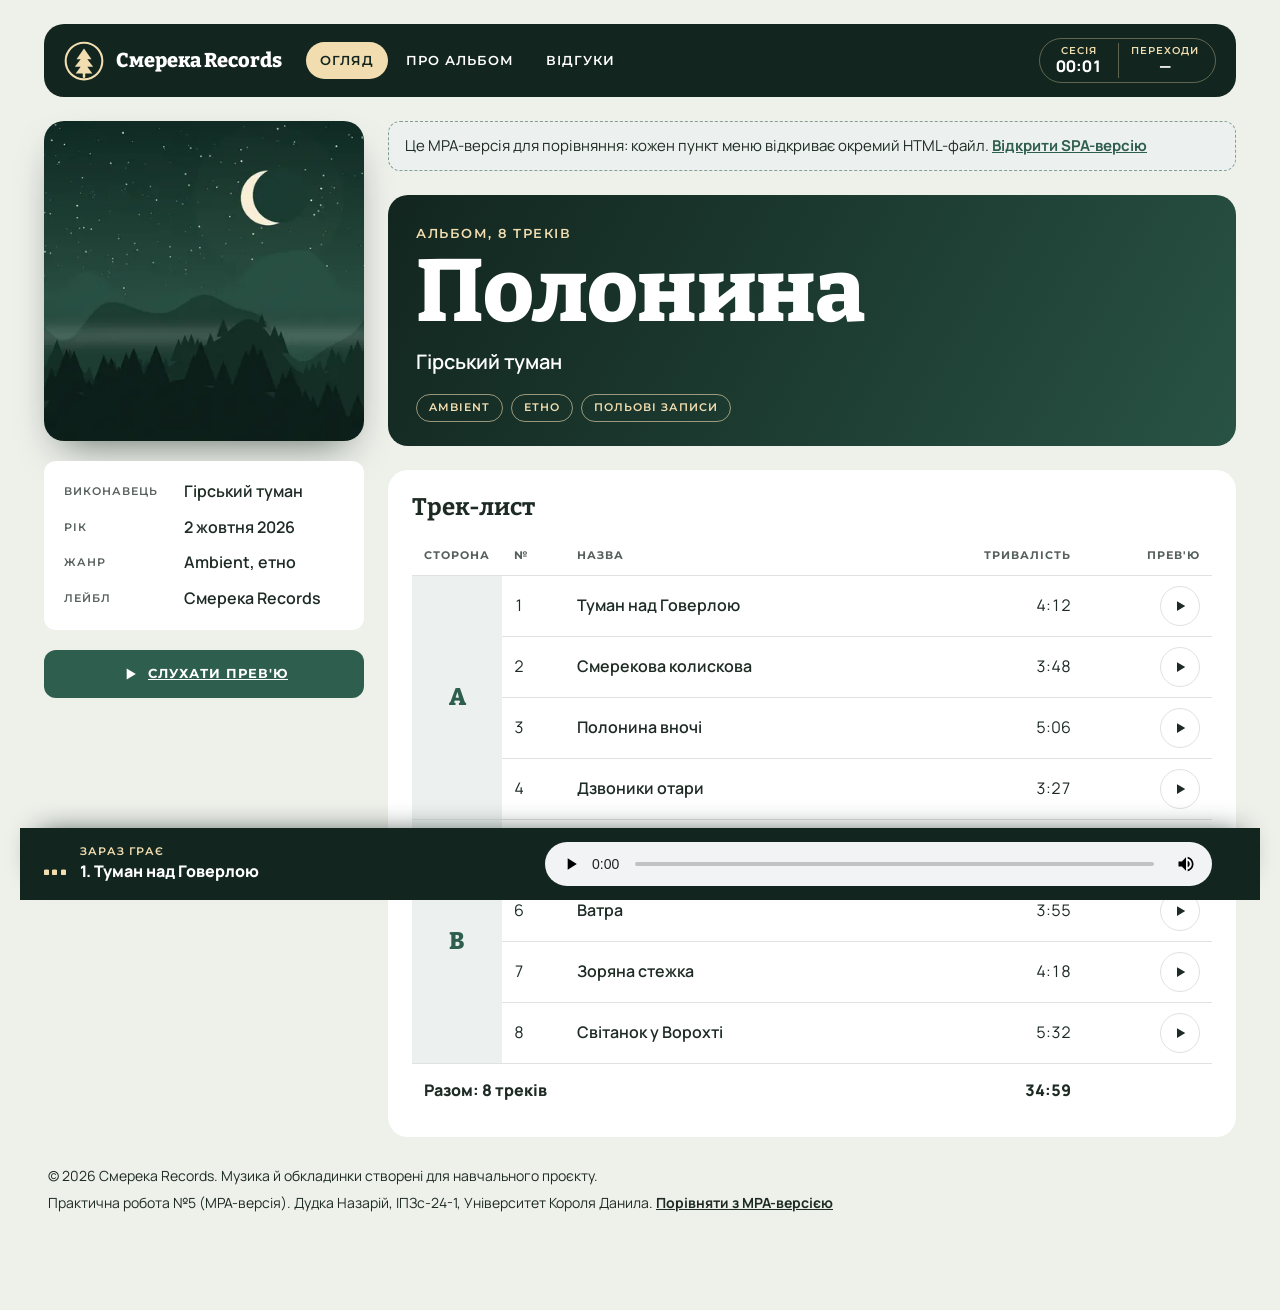
<file: mpa/catalog.html>
<!DOCTYPE html>
<html lang="uk">
<head>
  <meta charset="utf-8">
  <meta name="viewport" content="width=device-width, initial-scale=1">
  <meta name="author" content="Дудка Назарій, ІПЗс-24-1">
  <meta name="description" content="Сторінка альбому «Полонина» гурту «Гірський туман»: трек-лист, прев'ю треків і інші релізи лейблу.">
  <title>Огляд — «Полонина» (MPA) | Практична робота №5</title>
  <link rel="preconnect" href="https://fonts.googleapis.com">
  <link rel="preconnect" href="https://fonts.gstatic.com" crossorigin>
  <link rel="stylesheet" href="https://fonts.googleapis.com/css2?family=Manrope:wght@400;600;800&amp;family=Montserrat:wght@600;700&amp;display=swap">
  <link rel="stylesheet" href="../style.css">
  <!-- MPA: лише таймер сесії, який обнуляється на кожній новій сторінці -->
  <script src="mpa.js" defer></script>
</head>
<body>
  <div class="page">

    <!-- ===== HEADER ===== -->
    <header class="site-header">
      <a class="brand" href="catalog.html">
        <svg class="brand__logo" viewBox="0 0 48 48" width="40" height="40" aria-hidden="true" focusable="false">
          <circle cx="24" cy="24" r="22" fill="none" stroke="currentColor" stroke-width="2.5"/>
          <path d="M24 9 15 22h5l-7 9h7l-6 8h20l-6-8h7l-7-9h5Z" fill="currentColor"/>
          <path d="M24 39v4" stroke="currentColor" stroke-width="3" stroke-linecap="round"/>
        </svg>
        <span class="brand__name">Смерека Records</span>
      </a>
      <nav class="site-nav" aria-label="Сторінки сайту">
        <ul class="site-nav__list">
          <li><a class="site-nav__link is-active" aria-current="page" href="catalog.html">Огляд</a></li>
          <li><a class="site-nav__link" href="about.html">Про альбом</a></li>
          <li><a class="site-nav__link" href="feedback.html">Відгуки</a></li>
        </ul>
      </nav>
      <div class="session" role="group" aria-label="Монітор стану сесії">
        <p class="session__item"><span class="session__label">Сесія</span> <time class="session__value" data-part="session-time" datetime="PT0S">00:00</time></p>
        <p class="session__item"><span class="session__label">Переходи</span> <span class="session__value" data-part="route-count">—</span></p>
      </div>
    </header>

    <!-- ===== SIDEBAR ===== -->
    <aside class="sidebar" aria-label="Інформація про реліз">
      <picture class="sidebar__cover">
        <source type="image/webp"
                srcset="../polonyna-400.webp 400w, ../polonyna-800.webp 800w, ../polonyna-1200.webp 1200w"
                sizes="(max-width: 860px) min(100vw - 32px, 360px), 320px">
        <img class="sidebar__img" src="../polonyna-800.jpg" width="800" height="800"
             alt="Обкладинка альбому: нічні Карпати, ряди гірських хребтів зі смереками, туман у долині й місяць над вершинами"
             fetchpriority="high" decoding="async">
      </picture>

      <dl class="meta">
        <div class="meta__row"><dt>Виконавець</dt><dd>Гірський туман</dd></div>
        <div class="meta__row"><dt>Рік</dt><dd><time datetime="2026-10-02">2 жовтня 2026</time></dd></div>
        <div class="meta__row"><dt>Жанр</dt><dd>Ambient, етно</dd></div>
        <div class="meta__row"><dt>Лейбл</dt><dd>Смерека Records</dd></div>
      </dl>

      <div class="actions actions--mpa">
        <a class="btn btn--primary" href="#player">
          <svg class="btn__icon" viewBox="0 0 24 24" width="20" height="20" aria-hidden="true" focusable="false"><path d="M8 5.5v13l11-6.5Z" fill="currentColor"/></svg>
          Слухати прев'ю
        </a>
      </div>
      <p class="sidebar__status" role="status" data-part="action-status"></p>
    </aside>

    <!-- ===== MAIN ===== -->
    <main class="content">
      <p class="mpa-note">Це MPA-версія для порівняння: кожен пункт меню відкриває окремий HTML-файл. <a href="../index.html#catalog">Відкрити SPA-версію</a></p>
      <section class="hero" aria-labelledby="album-title">
        <p class="hero__type">Альбом, 8 треків</p>
        <h1 class="hero__title" id="album-title">Полонина</h1>
        <p class="hero__artist">Гірський туман</p>
        <ul class="tags" aria-label="Жанри">
          <li class="tag">Ambient</li>
          <li class="tag">Етно</li>
          <li class="tag">Польові записи</li>
        </ul>
      </section>

      <section class="panel" id="catalog" aria-labelledby="tracklist-title">
        <h2 class="panel__title" id="tracklist-title">Трек-лист</h2>
        <div class="table-wrap">
          <table class="tracks">
            <caption class="visually-hidden">Трек-лист альбому «Полонина»: дві сторони по чотири треки, тривалість і кнопка прев'ю</caption>
            <thead>
              <tr>
                <th scope="col" class="tracks__side-col"><span class="th-long">Сторона</span><span class="th-short" aria-hidden="true">Ст.</span></th>
                <th scope="col">№</th>
                <th scope="col">Назва</th>
                <th scope="col" class="tracks__num"><span class="th-long">Тривалість</span><span class="th-short" aria-hidden="true">Час</span></th>
                <th scope="col" class="tracks__num"><span class="th-long">Прев'ю</span></th>
              </tr>
            </thead>
            <tbody>
              <tr data-track="0">
                <th scope="rowgroup" rowspan="4" class="tracks__side"><span>A</span></th>
                <td>1</td>
                <td class="tracks__name">Туман над Говерлою</td>
                <td class="tracks__num"><time datetime="PT4M12S">4:12</time></td>
                <td class="tracks__num"><button class="play" type="button" aria-label="Слухати прев'ю: Туман над Говерлою"><svg viewBox="0 0 24 24" width="18" height="18" aria-hidden="true" focusable="false"><path d="M8 5.5v13l11-6.5Z" fill="currentColor"/></svg></button></td>
              </tr>
              <tr data-track="1">
                <td>2</td>
                <td class="tracks__name">Смерекова колискова</td>
                <td class="tracks__num"><time datetime="PT3M48S">3:48</time></td>
                <td class="tracks__num"><button class="play" type="button" aria-label="Слухати прев'ю: Смерекова колискова"><svg viewBox="0 0 24 24" width="18" height="18" aria-hidden="true" focusable="false"><path d="M8 5.5v13l11-6.5Z" fill="currentColor"/></svg></button></td>
              </tr>
              <tr data-track="2">
                <td>3</td>
                <td class="tracks__name">Полонина вночі</td>
                <td class="tracks__num"><time datetime="PT5M6S">5:06</time></td>
                <td class="tracks__num"><button class="play" type="button" aria-label="Слухати прев'ю: Полонина вночі"><svg viewBox="0 0 24 24" width="18" height="18" aria-hidden="true" focusable="false"><path d="M8 5.5v13l11-6.5Z" fill="currentColor"/></svg></button></td>
              </tr>
              <tr data-track="3">
                <td>4</td>
                <td class="tracks__name">Дзвоники отари</td>
                <td class="tracks__num"><time datetime="PT3M27S">3:27</time></td>
                <td class="tracks__num"><button class="play" type="button" aria-label="Слухати прев'ю: Дзвоники отари"><svg viewBox="0 0 24 24" width="18" height="18" aria-hidden="true" focusable="false"><path d="M8 5.5v13l11-6.5Z" fill="currentColor"/></svg></button></td>
              </tr>
            </tbody>
            <tbody>
              <tr data-track="4">
                <th scope="rowgroup" rowspan="4" class="tracks__side"><span>B</span></th>
                <td>5</td>
                <td class="tracks__name">Черемош</td>
                <td class="tracks__num"><time datetime="PT4M41S">4:41</time></td>
                <td class="tracks__num"><button class="play" type="button" aria-label="Слухати прев'ю: Черемош"><svg viewBox="0 0 24 24" width="18" height="18" aria-hidden="true" focusable="false"><path d="M8 5.5v13l11-6.5Z" fill="currentColor"/></svg></button></td>
              </tr>
              <tr data-track="5">
                <td>6</td>
                <td class="tracks__name">Ватра</td>
                <td class="tracks__num"><time datetime="PT3M55S">3:55</time></td>
                <td class="tracks__num"><button class="play" type="button" aria-label="Слухати прев'ю: Ватра"><svg viewBox="0 0 24 24" width="18" height="18" aria-hidden="true" focusable="false"><path d="M8 5.5v13l11-6.5Z" fill="currentColor"/></svg></button></td>
              </tr>
              <tr data-track="6">
                <td>7</td>
                <td class="tracks__name">Зоряна стежка</td>
                <td class="tracks__num"><time datetime="PT4M18S">4:18</time></td>
                <td class="tracks__num"><button class="play" type="button" aria-label="Слухати прев'ю: Зоряна стежка"><svg viewBox="0 0 24 24" width="18" height="18" aria-hidden="true" focusable="false"><path d="M8 5.5v13l11-6.5Z" fill="currentColor"/></svg></button></td>
              </tr>
              <tr data-track="7">
                <td>8</td>
                <td class="tracks__name">Світанок у Ворохті</td>
                <td class="tracks__num"><time datetime="PT5M32S">5:32</time></td>
                <td class="tracks__num"><button class="play" type="button" aria-label="Слухати прев'ю: Світанок у Ворохті"><svg viewBox="0 0 24 24" width="18" height="18" aria-hidden="true" focusable="false"><path d="M8 5.5v13l11-6.5Z" fill="currentColor"/></svg></button></td>
              </tr>
            </tbody>
            <tfoot>
              <tr>
                <th scope="row" colspan="3">Разом: 8 треків</th>
                <td class="tracks__num"><time datetime="PT34M59S">34:59</time></td>
                <td></td>
              </tr>
            </tfoot>
          </table>
        </div>
      </section>
    </main>

    <!-- ===== FOOTER ===== -->
    <footer class="site-footer">
      <p>© 2026 Смерека Records. Музика й обкладинки створені для навчального проєкту.</p>
      <p>Практична робота №5 (MPA-версія). Дудка Назарій, ІПЗс-24-1, Університет Короля Данила. <a href="mpa/catalog.html">Порівняти з MPA-версією</a></p>
    </footer>

    <!-- ===== GLOBAL PLAYER ===== -->
    <section class="player" id="player" aria-label="Аудіоплеєр">
      <div class="player__now">
        <span class="eq" aria-hidden="true"><span></span><span></span><span></span></span>
        <p class="player__track">
          <span class="player__label">Зараз грає</span>
          <span class="player__title" data-part="now-title">1. Туман над Говерлою</span>
        </p>
      </div>
      <audio class="player__audio" controls preload="metadata" data-part="audio">
        <source src="../polonyna-sampler.ogg" type="audio/ogg; codecs=opus">
        <source src="../polonyna-sampler.mp3" type="audio/mpeg">
        Ваш браузер не підтримує аудіо. <a href="../polonyna-sampler.mp3">Завантажте прев'ю у форматі MP3</a>.
      </audio>
    </section>
  </div>

</body>
</html>
</file>
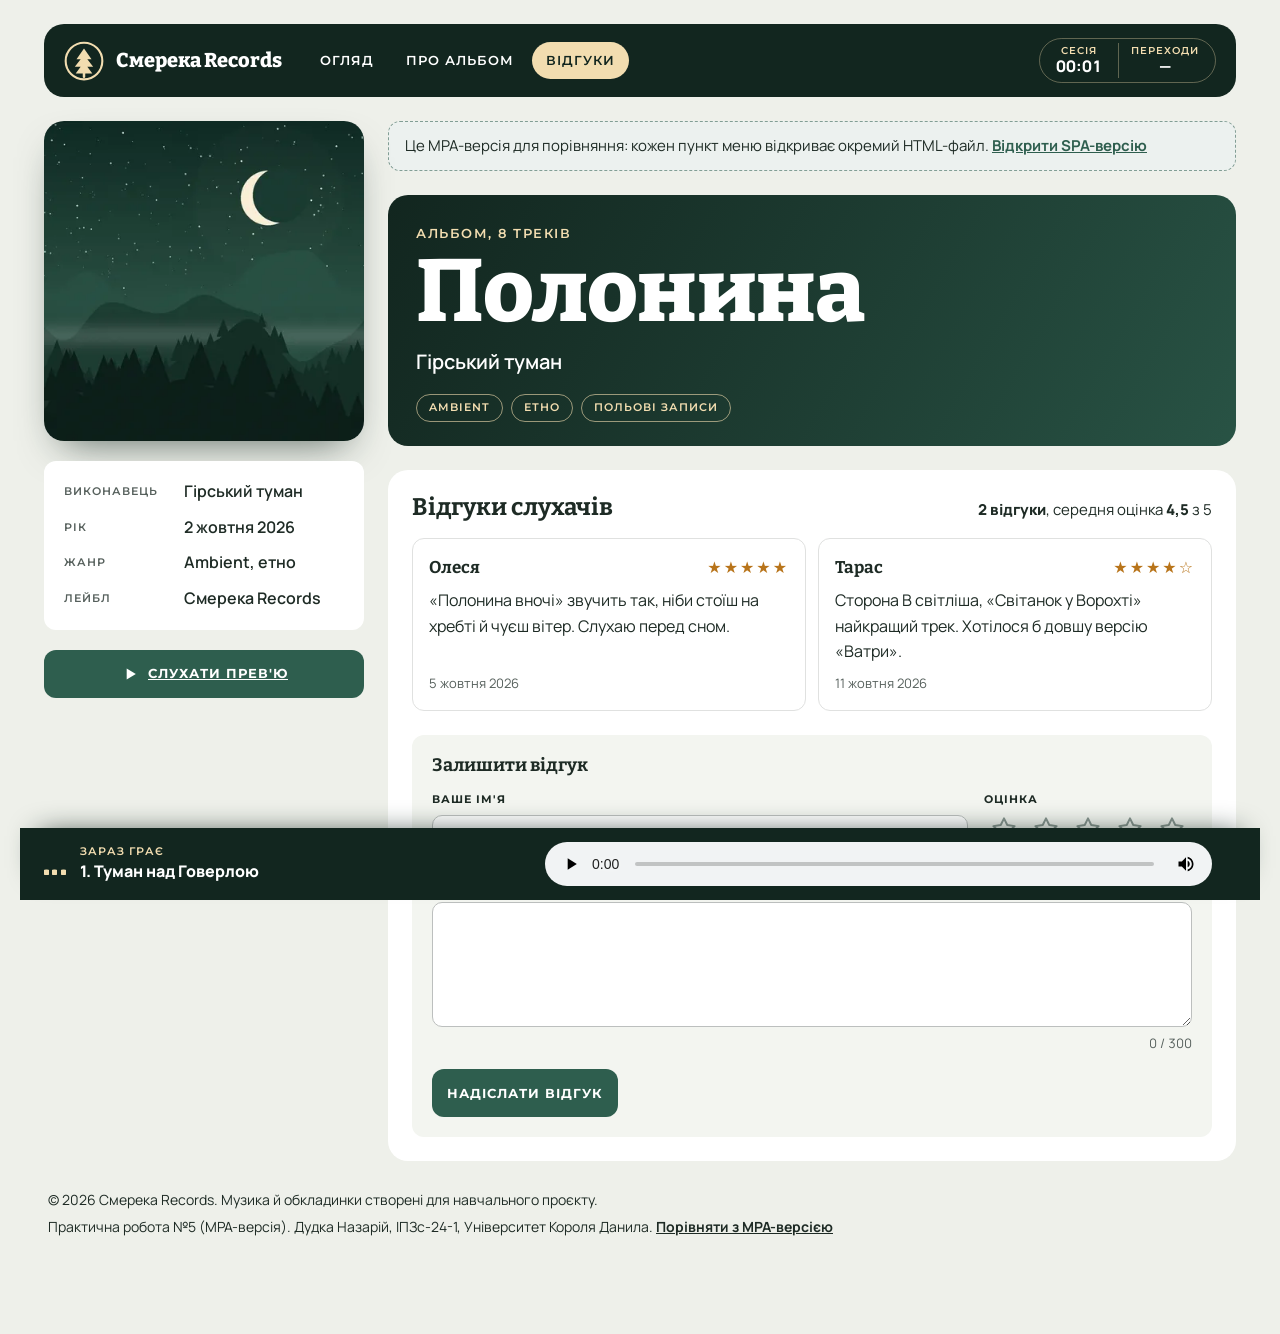
<file: mpa/feedback.html>
<!DOCTYPE html>
<html lang="uk">
<head>
  <meta charset="utf-8">
  <meta name="viewport" content="width=device-width, initial-scale=1">
  <meta name="author" content="Дудка Назарій, ІПЗс-24-1">
  <meta name="description" content="Сторінка альбому «Полонина» гурту «Гірський туман»: трек-лист, прев'ю треків і інші релізи лейблу.">
  <title>Відгуки — «Полонина» (MPA) | Практична робота №5</title>
  <link rel="preconnect" href="https://fonts.googleapis.com">
  <link rel="preconnect" href="https://fonts.gstatic.com" crossorigin>
  <link rel="stylesheet" href="https://fonts.googleapis.com/css2?family=Manrope:wght@400;600;800&amp;family=Montserrat:wght@600;700&amp;display=swap">
  <link rel="stylesheet" href="../style.css">
  <!-- MPA: лише таймер сесії, який обнуляється на кожній новій сторінці -->
  <script src="mpa.js" defer></script>
</head>
<body>
  <div class="page">

    <!-- ===== HEADER ===== -->
    <header class="site-header">
      <a class="brand" href="catalog.html">
        <svg class="brand__logo" viewBox="0 0 48 48" width="40" height="40" aria-hidden="true" focusable="false">
          <circle cx="24" cy="24" r="22" fill="none" stroke="currentColor" stroke-width="2.5"/>
          <path d="M24 9 15 22h5l-7 9h7l-6 8h20l-6-8h7l-7-9h5Z" fill="currentColor"/>
          <path d="M24 39v4" stroke="currentColor" stroke-width="3" stroke-linecap="round"/>
        </svg>
        <span class="brand__name">Смерека Records</span>
      </a>
      <nav class="site-nav" aria-label="Сторінки сайту">
        <ul class="site-nav__list">
          <li><a class="site-nav__link" href="catalog.html">Огляд</a></li>
          <li><a class="site-nav__link" href="about.html">Про альбом</a></li>
          <li><a class="site-nav__link is-active" aria-current="page" href="feedback.html">Відгуки</a></li>
        </ul>
      </nav>
      <div class="session" role="group" aria-label="Монітор стану сесії">
        <p class="session__item"><span class="session__label">Сесія</span> <time class="session__value" data-part="session-time" datetime="PT0S">00:00</time></p>
        <p class="session__item"><span class="session__label">Переходи</span> <span class="session__value" data-part="route-count">—</span></p>
      </div>
    </header>

    <!-- ===== SIDEBAR ===== -->
    <aside class="sidebar" aria-label="Інформація про реліз">
      <picture class="sidebar__cover">
        <source type="image/webp"
                srcset="../polonyna-400.webp 400w, ../polonyna-800.webp 800w, ../polonyna-1200.webp 1200w"
                sizes="(max-width: 860px) min(100vw - 32px, 360px), 320px">
        <img class="sidebar__img" src="../polonyna-800.jpg" width="800" height="800"
             alt="Обкладинка альбому: нічні Карпати, ряди гірських хребтів зі смереками, туман у долині й місяць над вершинами"
             fetchpriority="high" decoding="async">
      </picture>

      <dl class="meta">
        <div class="meta__row"><dt>Виконавець</dt><dd>Гірський туман</dd></div>
        <div class="meta__row"><dt>Рік</dt><dd><time datetime="2026-10-02">2 жовтня 2026</time></dd></div>
        <div class="meta__row"><dt>Жанр</dt><dd>Ambient, етно</dd></div>
        <div class="meta__row"><dt>Лейбл</dt><dd>Смерека Records</dd></div>
      </dl>

      <div class="actions actions--mpa">
        <a class="btn btn--primary" href="#player">
          <svg class="btn__icon" viewBox="0 0 24 24" width="20" height="20" aria-hidden="true" focusable="false"><path d="M8 5.5v13l11-6.5Z" fill="currentColor"/></svg>
          Слухати прев'ю
        </a>
      </div>
      <p class="sidebar__status" role="status" data-part="action-status"></p>
    </aside>

    <!-- ===== MAIN ===== -->
    <main class="content">
      <p class="mpa-note">Це MPA-версія для порівняння: кожен пункт меню відкриває окремий HTML-файл. <a href="../index.html#feedback">Відкрити SPA-версію</a></p>
      <section class="hero" aria-labelledby="album-title">
        <p class="hero__type">Альбом, 8 треків</p>
        <h1 class="hero__title" id="album-title">Полонина</h1>
        <p class="hero__artist">Гірський туман</p>
        <ul class="tags" aria-label="Жанри">
          <li class="tag">Ambient</li>
          <li class="tag">Етно</li>
          <li class="tag">Польові записи</li>
        </ul>
      </section>

      <section class="panel reviews" id="feedback" aria-labelledby="reviews-title">
        <div class="reviews__head">
          <h2 class="panel__title" id="reviews-title">Відгуки слухачів</h2>
          <p class="reviews__summary" aria-live="polite">
            <span data-part="reviews-count">2 відгуки</span>, середня оцінка <span data-part="reviews-avg">4,5</span> з 5
          </p>
        </div>

        <ol class="reviews__list" data-part="reviews-list">
          <li class="review" data-rating="5">
            <article class="review__card">
              <header class="review__head">
                <h3 class="review__name">Олеся</h3>
                <p class="review__stars"><span class="visually-hidden">Оцінка 5 з 5</span><span aria-hidden="true">★★★★★</span></p>
              </header>
              <p class="review__text">«Полонина вночі» звучить так, ніби стоїш на хребті й чуєш вітер. Слухаю перед сном.</p>
              <p class="review__date"><time datetime="2026-10-05">5 жовтня 2026</time></p>
            </article>
          </li>
          <li class="review" data-rating="4">
            <article class="review__card">
              <header class="review__head">
                <h3 class="review__name">Тарас</h3>
                <p class="review__stars"><span class="visually-hidden">Оцінка 4 з 5</span><span aria-hidden="true">★★★★☆</span></p>
              </header>
              <p class="review__text">Сторона B світліша, «Світанок у Ворохті» найкращий трек. Хотілося б довшу версію «Ватри».</p>
              <p class="review__date"><time datetime="2026-10-11">11 жовтня 2026</time></p>
            </article>
          </li>
        </ol>

        <form class="review-form" data-part="review-form" action="feedback.html" method="get">
          <h3 class="review-form__title">Залишити відгук</h3>

          <div class="review-form__row">
            <div class="field">
              <label class="field__label" for="review-name">Ваше ім'я</label>
              <input class="field__input" type="text" id="review-name" name="name" autocomplete="given-name"
                     required minlength="2" maxlength="40" aria-describedby="review-name-error">
              <p class="field__error" id="review-name-error" data-error-for="review-name"></p>
            </div>

            <fieldset class="rating">
              <legend class="field__label">Оцінка</legend>
              <div class="rating__stars" data-part="rating-stars">
                <input class="rating__input" type="radio" id="rate-1" name="rating" value="1" required>
                <label class="rating__star" for="rate-1" data-value="1"><span class="visually-hidden">1 з 5</span></label>
                <input class="rating__input" type="radio" id="rate-2" name="rating" value="2">
                <label class="rating__star" for="rate-2" data-value="2"><span class="visually-hidden">2 з 5</span></label>
                <input class="rating__input" type="radio" id="rate-3" name="rating" value="3">
                <label class="rating__star" for="rate-3" data-value="3"><span class="visually-hidden">3 з 5</span></label>
                <input class="rating__input" type="radio" id="rate-4" name="rating" value="4">
                <label class="rating__star" for="rate-4" data-value="4"><span class="visually-hidden">4 з 5</span></label>
                <input class="rating__input" type="radio" id="rate-5" name="rating" value="5">
                <label class="rating__star" for="rate-5" data-value="5"><span class="visually-hidden">5 з 5</span></label>
              </div>
              <p class="field__error" data-error-for="rating"></p>
            </fieldset>
          </div>

          <div class="field">
            <label class="field__label" for="review-text">Відгук</label>
            <textarea class="field__input field__input--area" id="review-text" name="text" rows="4"
                      required minlength="10" maxlength="300" aria-describedby="review-text-counter review-text-error"></textarea>
            <div class="field__meta">
              <p class="field__error" id="review-text-error" data-error-for="review-text"></p>
              <p class="field__counter" id="review-text-counter" data-part="text-counter">0 / 300</p>
            </div>
          </div>

          <div class="review-form__actions">
            <button class="btn btn--primary" type="submit">Надіслати відгук</button>
            <p class="review-form__status" role="status" data-part="form-status"></p>
          </div>
        </form>
      </section>
    </main>

    <!-- ===== FOOTER ===== -->
    <footer class="site-footer">
      <p>© 2026 Смерека Records. Музика й обкладинки створені для навчального проєкту.</p>
      <p>Практична робота №5 (MPA-версія). Дудка Назарій, ІПЗс-24-1, Університет Короля Данила. <a href="mpa/catalog.html">Порівняти з MPA-версією</a></p>
    </footer>

    <!-- ===== GLOBAL PLAYER ===== -->
    <section class="player" id="player" aria-label="Аудіоплеєр">
      <div class="player__now">
        <span class="eq" aria-hidden="true"><span></span><span></span><span></span></span>
        <p class="player__track">
          <span class="player__label">Зараз грає</span>
          <span class="player__title" data-part="now-title">1. Туман над Говерлою</span>
        </p>
      </div>
      <audio class="player__audio" controls preload="metadata" data-part="audio">
        <source src="../polonyna-sampler.ogg" type="audio/ogg; codecs=opus">
        <source src="../polonyna-sampler.mp3" type="audio/mpeg">
        Ваш браузер не підтримує аудіо. <a href="../polonyna-sampler.mp3">Завантажте прев'ю у форматі MP3</a>.
      </audio>
    </section>
  </div>

</body>
</html>
</file>
<file: style.css>
/* ===== ЛОКАЛЬНИЙ АКЦЕНТНИЙ ШРИФТ (папка fonts/) =====
   Bitter — засічковий (slab serif) змінний шрифт, ліцензія SIL OFL (fonts/OFL.txt).
   Підмножина: латиниця + кирилиця з українськими літерами, вага 100–900. */
@font-face {
  font-family: "Bitter Display";
  src: url("fonts/bitter-variable.woff") format("woff"),
       url("fonts/bitter-variable.ttf") format("truetype");
  font-weight: 100 900;
  font-style: normal;
  font-display: swap;
}

/* ===== Дизайн-токени (ті самі, що в ПР1 і ПР2, + нічна палітра плеєра) ===== */
:root {
  --bg: #EEF0EA;        /* фон сторінки */
  --surface: #FFFFFF;   /* фон панелей */
  --text: #1E2B25;      /* основний текст */
  --accent: #2E5E4E;    /* кнопки, активний рядок, фокус */
  --night: #12261F;     /* фон плеєра й шапки */
  --moon: #F2DDB0;      /* еквалайзер і підсвітка на темному */
  --on-night: #FFFFFF;  /* текст на темних блоках (шапка, плеєр) */
  --forest: #2E5E4E;    /* незмінний зелений для градієнта героя */
  --like: #A3312A;      /* активний лайк */
  --error: #B3261E;     /* помилки форми */

  --line: color-mix(in srgb, var(--text) 14%, var(--surface));
  --tint: color-mix(in srgb, var(--accent) 9%, var(--surface));

  /* Шрифтові стеки: бажаний шрифт → системні аналоги → загальне сімейство */
  --font-body: "Manrope", "Segoe UI", system-ui, -apple-system, Roboto, Arial, sans-serif;     /* Google Fonts */
  --font-ui: "Montserrat", "Segoe UI", system-ui, -apple-system, Roboto, Arial, sans-serif;    /* Google Fonts */
  --font-display: "Bitter Display", "Roboto Slab", Rockwell, Georgia, "Times New Roman", serif; /* локальний @font-face */

  /* Мікротипографіка: змінюйте тут, і значення оновляться на всій сторінці */
  --lh-body: 1.6;       /* висота рядка основного тексту (норма 1.5–1.6) */
  --lh-heading: 1.15;   /* висота рядка заголовків */
  --ls-caps: 1px;       /* трекінг для тексту великими літерами (0.5–1.5px) */
  --ls-caps-wide: 1.5px;
  --radius: 12px;
  --radius-lg: 20px;
  --gap: 24px;
  --ease: cubic-bezier(.2, .7, .2, 1);
}

/* ===== ТЕМНА ТЕМА: клас .theme-dark на <html> перемикає JS через classList.toggle ===== */
:root.theme-dark {
  --bg: #0C1A15;
  --surface: #162A23;
  --text: #E4EAE5;
  --accent: #8FD1B4;
  --night: #07120E;
  --like: #FF8A80;
  --error: #FF9B92;
  color-scheme: dark;
}

*, *::before, *::after { box-sizing: border-box; }

html { scroll-behavior: smooth; }

body {
  margin: 0;
  background: var(--bg);
  color: var(--text);
  font-family: var(--font-body);
  font-size: 1rem;
  line-height: var(--lh-body);
  text-rendering: optimizeLegibility;
}

/* ===== ТИПОГРАФІКА ===== */
h1, h2, h3, .brand__name {
  font-family: var(--font-display);
  line-height: var(--lh-heading);
  font-weight: 700;
}

/* Допоміжні елементи: великі літери + трекінг для кращого оптичного сприйняття */
.site-nav__link,
.btn--primary,
.hero__type,
.tag,
.tracks thead th,
.meta dt,
.player__label {
  font-family: var(--font-ui);
  text-transform: uppercase;
  letter-spacing: var(--ls-caps);
}

img { display: block; max-width: 100%; height: auto; }

/* ===== GRID-КАРКАС СТОРІНКИ ===== */
.page {
  display: grid;
  grid-template-columns: 320px minmax(0, 1fr);      /* 3 вертикальні лінії: 1 | 2 | 3 */
  grid-template-rows: auto 1fr auto auto;           /* 5 горизонтальних ліній */
  grid-template-areas:
    "header  header"
    "sidebar main"
    "footer  footer"
    "player  player";
  gap: var(--gap);
  max-width: 1240px;
  min-height: 100vh;
  margin: 0 auto;
  padding: var(--gap) var(--gap) 0;
}

.site-header { grid-area: header; }
.sidebar     { grid-area: sidebar; }
.content     { grid-area: main; }
.site-footer { grid-area: footer; }
/* Плеєр позиціоновано лініями сітки, а не іменем області: від першої до останньої лінії, 4-й рядок */
.player      { grid-column: 1 / -1; grid-row: 4; }

/* ===== ШАПКА ===== */
.site-header {
  display: flex;
  flex-wrap: wrap;
  align-items: center;
  justify-content: space-between;
  gap: 12px 24px;
  padding: 14px 20px;
  background: var(--night);
  color: var(--on-night);
  border-radius: var(--radius-lg);
}

.brand {
  display: inline-flex;
  align-items: center;
  gap: 12px;
  color: inherit;
  text-decoration: none;
}

.brand__name { font-size: 1.25rem; font-weight: 800; }

.brand__logo { color: var(--moon); transition: transform .5s var(--ease); }
.brand:hover .brand__logo { transform: rotate(-12deg) scale(1.08); }

.site-nav__list {
  display: flex;
  flex-wrap: wrap;
  gap: 4px;
  margin: 0;
  padding: 0;
  list-style: none;
}

.site-nav__link {
  display: inline-block;
  padding: 8px 14px;
  border-radius: 999px;
  color: inherit;
  text-decoration: none;
  font-size: .8125rem;
  font-weight: 600;
  transition: background-color .2s ease, color .2s ease, letter-spacing .2s ease;
}

.site-nav__link:hover { background: var(--moon); color: var(--night); letter-spacing: var(--ls-caps-wide); }

/* ===== SIDEBAR ===== */
.sidebar {
  display: grid;
  align-content: start;
  gap: 20px;
}

.sidebar__cover { display: block; }

.sidebar__img {
  width: 100%;
  aspect-ratio: 1;
  object-fit: cover;
  border-radius: var(--radius-lg);
  box-shadow: 0 18px 40px -18px color-mix(in srgb, var(--night) 70%, transparent);
}

.meta {
  display: grid;
  gap: 10px;
  margin: 0;
  padding: 18px 20px;
  background: var(--surface);
  border-radius: var(--radius);
}

.meta__row {
  display: grid;
  grid-template-columns: 7rem 1fr;   /* підпис | значення */
  gap: 8px;
}

.meta dt { font-size: .6875rem; font-weight: 600; line-height: 1.6rem; color: color-mix(in srgb, var(--text) 75%, var(--surface)); }
.meta dd { margin: 0; font-weight: 600; }

.actions {
  display: grid;
  grid-template-columns: minmax(0, 1fr) auto auto;
  gap: 10px;
}

.sidebar__status { min-height: 1.5rem; margin: -8px 0 0; font-size: .875rem; color: var(--accent); font-weight: 600; }

/* ===== КНОПКИ ===== */
button { font: inherit; color: inherit; }

.btn {
  display: inline-flex;
  align-items: center;
  justify-content: center;
  gap: 8px;
  min-height: 48px;
  padding: 10px 18px;
  border: 1px solid transparent;
  border-radius: var(--radius);
  font-weight: 800;
  cursor: pointer;
  transition: background-color .2s ease, color .2s ease, transform .2s var(--ease), box-shadow .2s ease;
}

.btn--primary { padding: 10px 14px; background: var(--accent); color: var(--surface); font-size: .8125rem; font-weight: 700; white-space: nowrap; }
.btn--primary:hover { background: var(--night); transform: translateY(-2px); box-shadow: 0 10px 20px -12px var(--night); }

.btn--icon {
  width: 48px;
  padding: 0;
  background: var(--surface);
  border-color: var(--line);
  color: var(--text);
}

.btn--icon:hover { background: var(--tint); color: var(--accent); transform: scale(1.06); }
.btn--icon[aria-pressed="true"] { color: var(--like); border-color: currentColor; }
.btn--icon[aria-pressed="true"] path { fill: currentColor; }

.btn:active { transform: scale(.97); }

/* ===== MAIN ===== */
.content {
  display: grid;
  grid-template-columns: minmax(0, 1fr);
  gap: var(--gap);
  align-content: start;
  min-width: 0;
}

.hero {
  padding: 28px 28px 24px;
  border-radius: var(--radius-lg);
  background:
    linear-gradient(120deg, color-mix(in srgb, var(--night) 92%, transparent), color-mix(in srgb, var(--forest) 80%, transparent)),
    var(--night);
  color: var(--on-night);
}

.hero__type { margin: 0; font-size: .8125rem; font-weight: 600; letter-spacing: var(--ls-caps-wide); color: var(--moon); }
.hero__title {
  margin: 4px 0 0;
  font-size: clamp(2.75rem, 7vw, 5.5rem);
  line-height: 1;
  font-weight: 800;
  letter-spacing: -0.01em;
}
.hero__artist { margin: 10px 0 0; font-size: 1.25rem; font-weight: 600; }

/* Бейджі жанрів */
.tags { display: flex; flex-wrap: wrap; gap: 8px; margin: 16px 0 0; padding: 0; list-style: none; }
.tag {
  padding: 4px 12px;
  border: 1px solid color-mix(in srgb, var(--moon) 60%, transparent);
  border-radius: 999px;
  font-size: .6875rem;
  font-weight: 600;
  line-height: 1.6;
  color: var(--moon);
}

.panel {
  padding: 24px;
  background: var(--surface);
  border-radius: var(--radius-lg);
}

.panel__title { margin: 0 0 16px; font-size: 1.5rem; }
.panel__text { margin: 0; max-width: 68ch; }

/* ===== ТАБЛИЦЯ ТРЕКІВ ===== */
.table-wrap { overflow-x: auto; }

.tracks {
  width: 100%;
  border-collapse: collapse;
  font-variant-numeric: tabular-nums;
}

.tracks th, .tracks td {
  padding: 10px 12px;
  text-align: left;
  vertical-align: middle;
  border-bottom: 1px solid var(--line);
}

.tracks thead th { font-size: .6875rem; font-weight: 700; color: color-mix(in srgb, var(--text) 75%, var(--surface)); }
.tracks__num { text-align: right !important; white-space: nowrap; }
.tracks__name { font-weight: 600; }
.th-short { display: none; }

.tracks__side {
  width: 4.5rem;
  text-align: center !important;
  background: var(--tint);
  color: var(--accent);
  font-family: var(--font-display);
  font-size: 1.5rem;
  font-weight: 800;
}

.tracks tbody tr { transition: background-color .2s ease; }
.tracks tbody tr:hover td { background: var(--tint); }

.tracks tbody tr[aria-current="true"] td { background: color-mix(in srgb, var(--accent) 14%, var(--surface)); }
.tracks tbody tr[aria-current="true"] .tracks__name { color: var(--accent); }

.tracks tfoot th, .tracks tfoot td { border-bottom: 0; padding-top: 14px; font-weight: 800; }

.play {
  display: inline-grid;
  place-items: center;
  width: 40px;
  height: 40px;
  border: 1px solid var(--line);
  border-radius: 50%;
  background: var(--surface);
  cursor: pointer;
  transition: background-color .2s ease, color .2s ease, transform .2s var(--ease);
}

.play:hover { background: var(--accent); color: var(--surface); transform: scale(1.1); }

/* ===== ГАЛЕРЕЯ РЕЛІЗІВ: двовимірна сітка ===== */
.releases {
  display: grid;
  grid-template-columns: repeat(4, minmax(0, 1fr));
  grid-template-rows: repeat(2, auto);
  gap: 16px;
  margin: 0;
  padding: 0;
  list-style: none;
}

/* «Головний» реліз займає 2 колонки і 2 рядки: від лінії 1 до лінії 3 */
.release--featured { grid-column: 1 / 3; grid-row: 1 / 3; }

.release {
  position: relative;
  overflow: hidden;
  border-radius: var(--radius);
  background: var(--night);
  color: var(--on-night);
  transition: transform .35s var(--ease), box-shadow .35s ease;
}

.release__img {
  width: 100%;
  aspect-ratio: 1;
  object-fit: cover;
  transition: transform .6s var(--ease), filter .4s ease;
}

.release__body {
  position: absolute;
  inset: auto 0 0 0;
  padding: 28px 12px 10px;
  background: linear-gradient(transparent, color-mix(in srgb, var(--night) 92%, transparent) 45%);
}

.release__title { margin: 0; font-size: 1.0625rem; }
.release--featured .release__title { font-size: 1.5rem; }
.release__meta { margin: 2px 0 0; font-size: .8125rem; color: var(--moon); }

.release:hover { transform: translateY(-4px); box-shadow: 0 16px 30px -18px var(--night); }
.release:hover .release__img { transform: scale(1.07); filter: saturate(1.15); }

/* ===== FOOTER ===== */
.site-footer {
  display: flex;
  flex-wrap: wrap;
  justify-content: space-between;
  gap: 4px 24px;
  padding: 4px 4px 0;
  font-size: .875rem;
}
.site-footer p { margin: 0; }

/* ===== ГЛОБАЛЬНИЙ ПЛЕЄР ===== */
.player {
  position: sticky;
  bottom: 0;
  z-index: 10;
  display: grid;
  grid-template-columns: minmax(0, 1fr) minmax(260px, 1.4fr);
  align-items: center;
  gap: 12px 24px;
  margin: 0 calc(var(--gap) * -1);
  padding: 14px var(--gap) calc(14px + env(safe-area-inset-bottom, 0px));
  background: var(--night);
  color: var(--on-night);
  box-shadow: 0 -12px 30px -20px var(--night);
}

.player__now { display: flex; align-items: center; gap: 14px; min-width: 0; }
.player__track { display: grid; margin: 0; min-width: 0; }
.player__label { font-size: .6875rem; font-weight: 600; line-height: 1.4; color: var(--moon); }
.player__title { font-weight: 800; white-space: nowrap; overflow: hidden; text-overflow: ellipsis; }
.player__audio { width: 100%; height: 44px; }

/* ===== ФОКУС КЛАВІАТУРИ ===== */
:focus-visible { outline: 3px solid var(--accent); outline-offset: 3px; border-radius: 6px; }
.site-header :focus-visible, .player :focus-visible, .release :focus-visible { outline-color: var(--moon); }

/* ===== @KEYFRAMES ===== */

/* 1. Поява блоків при завантаженні сторінки */
@keyframes fade-up {
  from { opacity: 0; transform: translateY(18px); }
  to   { opacity: 1; transform: none; }
}

.site-header, .sidebar, .hero, .panel { animation: fade-up .7s var(--ease) both; }
.sidebar      { animation-delay: .08s; }
.hero         { animation-delay: .16s; }
.panel:nth-of-type(2) { animation-delay: .24s; }
.panel:nth-of-type(3) { animation-delay: .32s; }
.panel:nth-of-type(4) { animation-delay: .40s; }

/* 2. Еквалайзер: три смужки з різним ритмом, працює лише під час відтворення */
@keyframes eq-bar {
  0%, 100% { transform: scaleY(.25); }
  50%      { transform: scaleY(1); }
}

.eq { display: inline-flex; align-items: flex-end; gap: 3px; width: 22px; height: 22px; flex: 0 0 auto; }
.eq span {
  flex: 1;
  height: 100%;
  border-radius: 2px;
  background: var(--moon);
  transform-origin: bottom;
  transform: scaleY(.25);
  animation: eq-bar .9s ease-in-out infinite;
  animation-play-state: paused;
}
.eq span:nth-child(2) { animation-duration: .7s; animation-delay: -.3s; }
.eq span:nth-child(3) { animation-duration: 1.1s; animation-delay: -.6s; }
.is-playing .eq span { animation-play-state: running; }

/* 3. Пульсація кнопки «Слухати прев'ю», доки нічого не грає */
@keyframes pulse {
  0%   { box-shadow: 0 0 0 0 color-mix(in srgb, var(--accent) 55%, transparent); }
  70%  { box-shadow: 0 0 0 14px color-mix(in srgb, var(--accent) 0%, transparent); }
  100% { box-shadow: 0 0 0 0 color-mix(in srgb, var(--accent) 0%, transparent); }
}
.btn--primary { animation: pulse 2.2s ease-out infinite; }
.is-playing .btn--primary, .btn--primary:hover { animation: none; }

/* ===== АДАПТИВНІСТЬ ===== */
@media (max-width: 1000px) {
  .releases { grid-template-columns: repeat(3, minmax(0, 1fr)); }
  .release--featured { grid-column: 1 / 3; grid-row: 1 / 3; }
}

@media (max-width: 860px) {
  .page {
    grid-template-columns: minmax(0, 1fr);
    grid-template-rows: auto;
    grid-template-areas: "header" "sidebar" "main" "footer" "player";
    gap: 16px;
    padding: 16px 16px 0;
  }
  .player { grid-row: 5; margin: 0 -16px; padding-left: 16px; padding-right: 16px; }
  .sidebar {
    grid-template-columns: minmax(0, 220px) minmax(0, 1fr);
    grid-template-areas: "cover meta" "cover actions" "cover status";
    align-items: start;
    column-gap: 16px;
  }
  .sidebar__cover  { grid-area: cover; }
  .meta            { grid-area: meta; }
  .actions         { grid-area: actions; }
  .sidebar__status { grid-area: status; margin: 0; }
}

@media (max-width: 560px) {
  .sidebar { grid-template-columns: minmax(0, 1fr); grid-template-areas: "cover" "meta" "actions" "status"; }
  .sidebar__cover { max-width: 360px; }
  .player { grid-template-columns: minmax(0, 1fr); }
  .releases { grid-template-columns: repeat(2, minmax(0, 1fr)); }
  .release--featured { grid-column: 1 / -1; grid-row: auto; }
  .tracks th, .tracks td { padding: 10px 6px; }
  .tracks__side-col, .tracks__side { width: 2.5rem; }
  .tracks__side span { writing-mode: vertical-rl; }
  .th-short { display: inline; }
  .th-long {
    position: absolute; width: 1px; height: 1px; margin: -1px; padding: 0;
    overflow: hidden; clip: rect(0 0 0 0); white-space: nowrap; border: 0;
  }
  .play { width: 36px; height: 36px; }
  .panel, .hero { padding: 18px; }
}

/* =====================================================================
   ПР4: ІНТЕРАКТИВНІ ЕЛЕМЕНТИ
   ===================================================================== */

/* ---------- Шапка: закріплена, тінь після прокрутки (клас з JS) ---------- */
.site-header {
  position: sticky;
  top: 12px;
  z-index: 20;
  transition: box-shadow .25s ease, padding .25s ease;
}
.site-header.is-scrolled { box-shadow: 0 14px 30px -16px var(--night); }

/* ---------- Перемикач теми ---------- */
.theme-toggle {
  display: inline-grid;
  place-items: center;
  width: 44px;
  height: 44px;
  padding: 0;
  border: 1px solid color-mix(in srgb, var(--moon) 45%, transparent);
  border-radius: 50%;
  background: transparent;
  color: var(--moon);
  cursor: pointer;
  transition: background-color .2s ease, color .2s ease, transform .4s var(--ease);
}
.theme-toggle:hover { background: var(--moon); color: var(--night); transform: rotate(20deg); }
.theme-toggle__sun { display: none; }
.theme-dark .theme-toggle__sun { display: block; }
.theme-dark .theme-toggle__moon { display: none; }

/* ---------- Лічильник вподобань ---------- */
.btn--like {
  gap: 6px;
  min-width: 48px;
  padding: 0 12px;
  background: var(--surface);
  border-color: var(--line);
  color: var(--text);
  font-variant-numeric: tabular-nums;
}
.btn--like:hover { background: var(--tint); color: var(--like); }
.btn--like[aria-pressed="true"] { color: var(--like); border-color: currentColor; }
.btn--like[aria-pressed="true"] .like__icon path { fill: currentColor; }
.like__count { font-weight: 800; }

@keyframes like-pop {
  0%   { transform: scale(1); }
  35%  { transform: scale(1.35) rotate(-8deg); }
  65%  { transform: scale(.92); }
  100% { transform: scale(1); }
}
.btn--like.is-popping .like__icon { animation: like-pop .45s var(--ease); }

/* ---------- Відгуки ---------- */
.reviews__head {
  display: flex;
  flex-wrap: wrap;
  align-items: baseline;
  justify-content: space-between;
  gap: 4px 16px;
  margin-bottom: 16px;
}
.reviews__head .panel__title { margin: 0; }
.reviews__summary { margin: 0; font-size: .9375rem; }
.reviews__summary span { font-weight: 800; }

.reviews__list {
  display: grid;
  grid-template-columns: repeat(auto-fill, minmax(min(100%, 260px), 1fr));
  gap: 12px;
  margin: 0 0 24px;
  padding: 0;
  list-style: none;
}

.review__card {
  display: grid;
  grid-template-rows: auto 1fr auto;
  gap: 8px;
  height: 100%;
  padding: 16px;
  border: 1px solid var(--line);
  border-radius: var(--radius);
  background: var(--surface);
}
.review--own .review__card { border-color: color-mix(in srgb, var(--accent) 45%, var(--surface)); background: var(--tint); }
.review__head { display: flex; align-items: baseline; justify-content: space-between; gap: 8px; }
.review__name { margin: 0; font-size: 1.0625rem; }
.review__stars { margin: 0; color: #B8741A; letter-spacing: 2px; white-space: nowrap; }
.theme-dark .review__stars { color: var(--moon); }
.review__text { margin: 0; overflow-wrap: anywhere; }
.review__date {
  display: flex;
  align-items: center;
  justify-content: space-between;
  gap: 8px;
  margin: 0;
  font-size: .8125rem;
  color: color-mix(in srgb, var(--text) 75%, var(--surface));
}
.review__delete {
  padding: 4px 10px;
  border: 1px solid var(--line);
  border-radius: 999px;
  background: transparent;
  font-size: .75rem;
  font-weight: 600;
  cursor: pointer;
  transition: background-color .2s ease, color .2s ease, border-color .2s ease;
}
.review__delete:hover { background: var(--error); border-color: var(--error); color: var(--surface); }

@keyframes review-in {
  from { opacity: 0; transform: translateY(12px) scale(.98); }
  to   { opacity: 1; transform: none; }
}
.review.is-new { animation: review-in .5s var(--ease); }

/* ---------- Форма ---------- */
.review-form {
  display: grid;
  gap: 16px;
  padding: 20px;
  border-radius: var(--radius);
  background: color-mix(in srgb, var(--bg) 70%, var(--surface));
}
.review-form__title { margin: 0; font-size: 1.125rem; }
.review-form__row {
  display: grid;
  grid-template-columns: minmax(0, 1fr) auto;
  gap: 16px;
  align-items: start;
}

.field { display: grid; gap: 6px; min-width: 0; }
.field__label {
  font-family: var(--font-ui);
  font-size: .6875rem;
  font-weight: 700;
  text-transform: uppercase;
  letter-spacing: var(--ls-caps);
}
.field__input {
  width: 100%;
  min-height: 46px;
  padding: 10px 14px;
  border: 1px solid color-mix(in srgb, var(--text) 30%, var(--surface));
  border-radius: 10px;
  background: var(--surface);
  color: var(--text);
  font: inherit;
  transition: border-color .2s ease, box-shadow .2s ease;
}
.field__input--area { resize: vertical; min-height: 110px; }
.field__input:hover { border-color: var(--text); }
.field__input:focus-visible {
  outline: none;
  border-color: var(--accent);
  box-shadow: 0 0 0 3px color-mix(in srgb, var(--accent) 30%, transparent);
}
.field__input.is-invalid { border-color: var(--error); box-shadow: 0 0 0 1px var(--error); }

.field__meta { display: flex; justify-content: space-between; gap: 12px; }
.field__error { min-height: 0; margin: 0; font-size: .8125rem; font-weight: 700; color: var(--error); }
.field__error:empty { display: none; }
.field__counter { margin: 0 0 0 auto; white-space: nowrap; font-size: .8125rem; font-variant-numeric: tabular-nums; color: color-mix(in srgb, var(--text) 75%, var(--surface)); }
.field__counter.is-near-limit { color: var(--error); font-weight: 700; }

/* Зірки рейтингу: справжні radio приховані візуально, але доступні з клавіатури */
.rating { display: grid; gap: 6px; margin: 0; padding: 0; border: 0; min-width: 0; }
.rating .field__label { padding: 0; }
.rating__stars { display: flex; gap: 2px; }
.rating__input {
  position: absolute;
  width: 1px; height: 1px;
  opacity: 0;
}
.rating__star {
  width: 40px;
  height: 40px;
  border-radius: 8px;
  cursor: pointer;
  background: no-repeat center / 30px
    url("data:image/svg+xml,%3Csvg xmlns='http://www.w3.org/2000/svg' viewBox='0 0 24 24'%3E%3Cpath d='M12 3.5l2.6 5.3 5.9.9-4.3 4.1 1 5.8-5.2-2.7-5.2 2.7 1-5.8-4.3-4.1 5.9-.9Z' fill='none' stroke='%23889590' stroke-width='1.6' stroke-linejoin='round'/%3E%3C/svg%3E");
  transition: transform .15s var(--ease);
}
.rating__star.is-lit {
  background-image: url("data:image/svg+xml,%3Csvg xmlns='http://www.w3.org/2000/svg' viewBox='0 0 24 24'%3E%3Cpath d='M12 3.5l2.6 5.3 5.9.9-4.3 4.1 1 5.8-5.2-2.7-5.2 2.7 1-5.8-4.3-4.1 5.9-.9Z' fill='%23E0A43A' stroke='%23B8741A' stroke-width='1.2' stroke-linejoin='round'/%3E%3C/svg%3E");
}
.rating__star:hover { transform: scale(1.12); }
.rating__input:focus-visible + .rating__star { outline: 3px solid var(--accent); outline-offset: 1px; }
.rating.is-invalid .rating__stars { border-radius: 8px; box-shadow: 0 0 0 2px var(--error); }

.review-form__actions { display: flex; flex-wrap: wrap; align-items: center; gap: 12px 16px; }
.review-form__status { margin: 0; font-weight: 600; color: var(--accent); }

/* ---------- Кнопка «Вгору» ---------- */
.to-top {
  position: fixed;
  right: 20px;
  bottom: 96px;
  z-index: 30;
  display: grid;
  place-items: center;
  width: 48px;
  height: 48px;
  border: 0;
  border-radius: 50%;
  background: var(--accent);
  color: var(--surface);
  cursor: pointer;
  opacity: 0;
  visibility: hidden;
  transform: translateY(12px);
  transition: opacity .25s ease, transform .25s var(--ease), visibility 0s linear .25s;
}
.to-top.is-visible { opacity: 1; visibility: visible; transform: none; transition-delay: 0s; }
.to-top:hover { background: var(--night); color: var(--on-night); }

/* ---------- Підказка гарячих клавіш у плеєрі ---------- */
.player { grid-template-columns: minmax(0, 1fr) minmax(260px, 1.4fr) auto; }
.player__hint { margin: 0; font-size: .75rem; color: color-mix(in srgb, var(--on-night) 80%, transparent); white-space: nowrap; }
kbd {
  display: inline-block;
  min-width: 1.6em;
  padding: 1px 6px;
  border: 1px solid color-mix(in srgb, var(--on-night) 40%, transparent);
  border-bottom-width: 2px;
  border-radius: 5px;
  font-family: var(--font-ui);
  font-size: .6875rem;
  text-align: center;
}

/* ---------- Модальне вікно ---------- */
.modal {
  position: fixed;
  inset: 0;
  z-index: 100;
  display: grid;
  place-items: center;
  padding: 16px;
  visibility: hidden;
  opacity: 0;
  transition: opacity .25s ease, visibility 0s linear .25s;
}
.modal.is-open { visibility: visible; opacity: 1; transition-delay: 0s; }
.modal__backdrop { position: absolute; inset: 0; background: color-mix(in srgb, var(--night) 70%, transparent); }
.modal__box {
  position: relative;
  display: grid;
  gap: 12px;
  width: min(100%, 480px);
  padding: 24px;
  border-radius: var(--radius-lg);
  background: var(--surface);
  box-shadow: 0 30px 60px -20px var(--night);
  transform: translateY(16px) scale(.97);
  transition: transform .3s var(--ease);
}
.modal.is-open .modal__box { transform: none; }
.modal__head { display: flex; align-items: center; justify-content: space-between; gap: 12px; }
.modal__title { margin: 0; font-size: 1.375rem; }
.modal__close {
  display: grid;
  place-items: center;
  width: 40px;
  height: 40px;
  border: 1px solid var(--line);
  border-radius: 50%;
  background: transparent;
  cursor: pointer;
  transition: background-color .2s ease;
}
.modal__close:hover { background: var(--tint); }
.share__row { display: grid; grid-template-columns: minmax(0, 1fr) auto; gap: 8px; }
.share__links { display: flex; flex-wrap: wrap; gap: 8px; margin: 4px 0 0; padding: 0; list-style: none; }
.share__link {
  display: inline-block;
  padding: 8px 14px;
  border: 1px solid var(--line);
  border-radius: 999px;
  background: transparent;
  color: var(--text);
  font-family: var(--font-ui);
  font-size: .75rem;
  font-weight: 700;
  text-transform: uppercase;
  letter-spacing: var(--ls-caps);
  text-decoration: none;
  cursor: pointer;
  transition: background-color .2s ease, color .2s ease, border-color .2s ease;
}
.share__link:hover { background: var(--accent); border-color: var(--accent); color: var(--surface); }
.modal__status { min-height: 1.5rem; margin: 0; font-size: .875rem; font-weight: 600; color: var(--accent); }
.is-hidden { display: none !important; }
.has-modal body { overflow: hidden; }

@media (max-width: 860px) {
  .player { grid-template-columns: minmax(0, 1fr) minmax(220px, 1.4fr); }
  .player__hint { display: none; }
  .site-header { position: static; }
  .theme-toggle { order: 2; }
  .site-nav { order: 3; flex-basis: 100%; }
}
@media (max-width: 560px) {
  .review-form__row { grid-template-columns: minmax(0, 1fr); }
  .to-top { right: 12px; bottom: 140px; }
  .share__row { grid-template-columns: minmax(0, 1fr); }
  .player { grid-template-columns: minmax(0, 1fr); }
}

/* =====================================================================
   ПР5: SPA — розділи, активний пункт меню, монітор стану
   ===================================================================== */
.views { display: grid; grid-template-columns: minmax(0, 1fr); gap: var(--gap); scroll-margin-top: 96px; }
.view { display: grid; grid-template-columns: minmax(0, 1fr); gap: var(--gap); align-content: start; }
.view.panel { display: block; }
.view [tabindex="-1"]:focus { outline: none; }
.view [tabindex="-1"]:focus-visible { outline: 3px solid var(--accent); outline-offset: 4px; }

@keyframes view-in {
  from { opacity: 0; transform: translateY(14px); }
  to   { opacity: 1; transform: none; }
}
.view.is-entering { animation: view-in .4s var(--ease); }

/* Активний розділ у меню */
.site-nav__link.is-active {
  background: var(--moon);
  color: var(--night);
}
.site-nav__link.is-active:hover { letter-spacing: var(--ls-caps); }

/* Монітор стану сесії */
.session {
  display: flex;
  gap: 4px;
  margin-left: auto;
  padding: 4px;
  border: 1px solid color-mix(in srgb, var(--moon) 35%, transparent);
  border-radius: 999px;
}
.session__item {
  display: grid;
  justify-items: center;
  margin: 0;
  padding: 2px 12px;
  line-height: 1.2;
}
.session__label {
  font-family: var(--font-ui);
  font-size: .625rem;
  font-weight: 600;
  text-transform: uppercase;
  letter-spacing: var(--ls-caps);
  color: var(--moon);
}
.session__value { font-weight: 800; font-variant-numeric: tabular-nums; }
.session__item + .session__item { border-left: 1px solid color-mix(in srgb, var(--moon) 35%, transparent); }

/* Специфікація релізу */
.spec__title { margin: 24px 0 12px; font-size: 1.125rem; }
.spec { display: grid; gap: 0; margin: 0; }
.spec__row {
  display: grid;
  grid-template-columns: minmax(8rem, 14rem) 1fr;
  gap: 12px;
  padding: 10px 0;
  border-bottom: 1px solid var(--line);
}
.spec dt {
  font-family: var(--font-ui);
  font-size: .6875rem;
  font-weight: 700;
  text-transform: uppercase;
  letter-spacing: var(--ls-caps);
  line-height: 1.6rem;
  color: color-mix(in srgb, var(--text) 75%, var(--surface));
}
.spec dd { margin: 0; font-weight: 600; }

.mpa-note {
  margin: 0;
  padding: 12px 16px;
  border: 1px dashed color-mix(in srgb, var(--accent) 60%, var(--surface));
  border-radius: var(--radius);
  background: var(--tint);
  font-size: .9375rem;
}
.mpa-note a { color: var(--accent); font-weight: 700; }
.actions--mpa { grid-template-columns: minmax(0, 1fr); }
.site-footer a { color: inherit; font-weight: 700; }

@media (max-width: 860px) {
  .session { order: 2; margin-left: auto; }
  .theme-toggle { order: 3; }
  .site-nav { order: 4; }
}
@media (max-width: 560px) {
  .spec__row { grid-template-columns: minmax(0, 1fr); gap: 2px; }
  .session__item { padding: 2px 8px; }
}

@media (prefers-reduced-motion: reduce) {
  html { scroll-behavior: auto; }
  *, *::before, *::after { animation: none !important; transition: none !important; }
}

.visually-hidden {
  position: absolute;
  width: 1px; height: 1px;
  margin: -1px; padding: 0;
  overflow: hidden;
  clip: rect(0 0 0 0);
  white-space: nowrap;
  border: 0;
}
</file>
